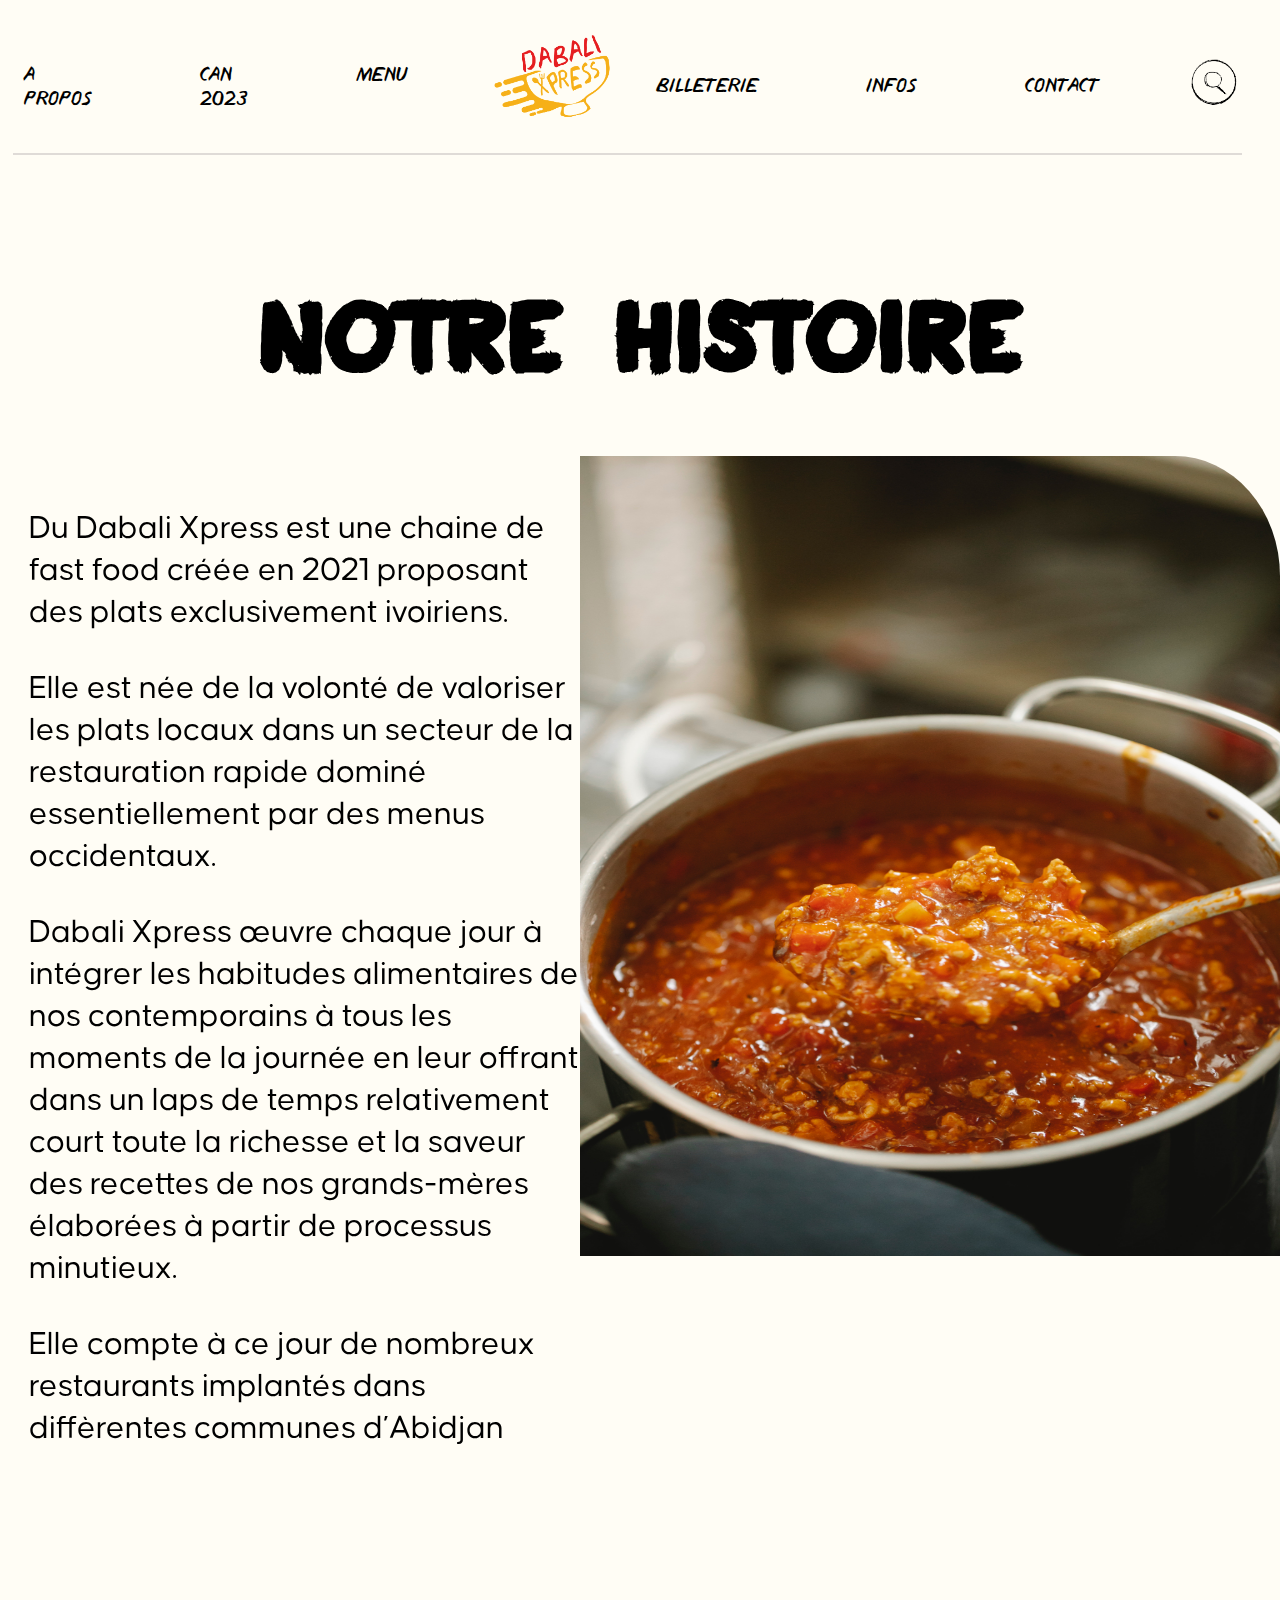
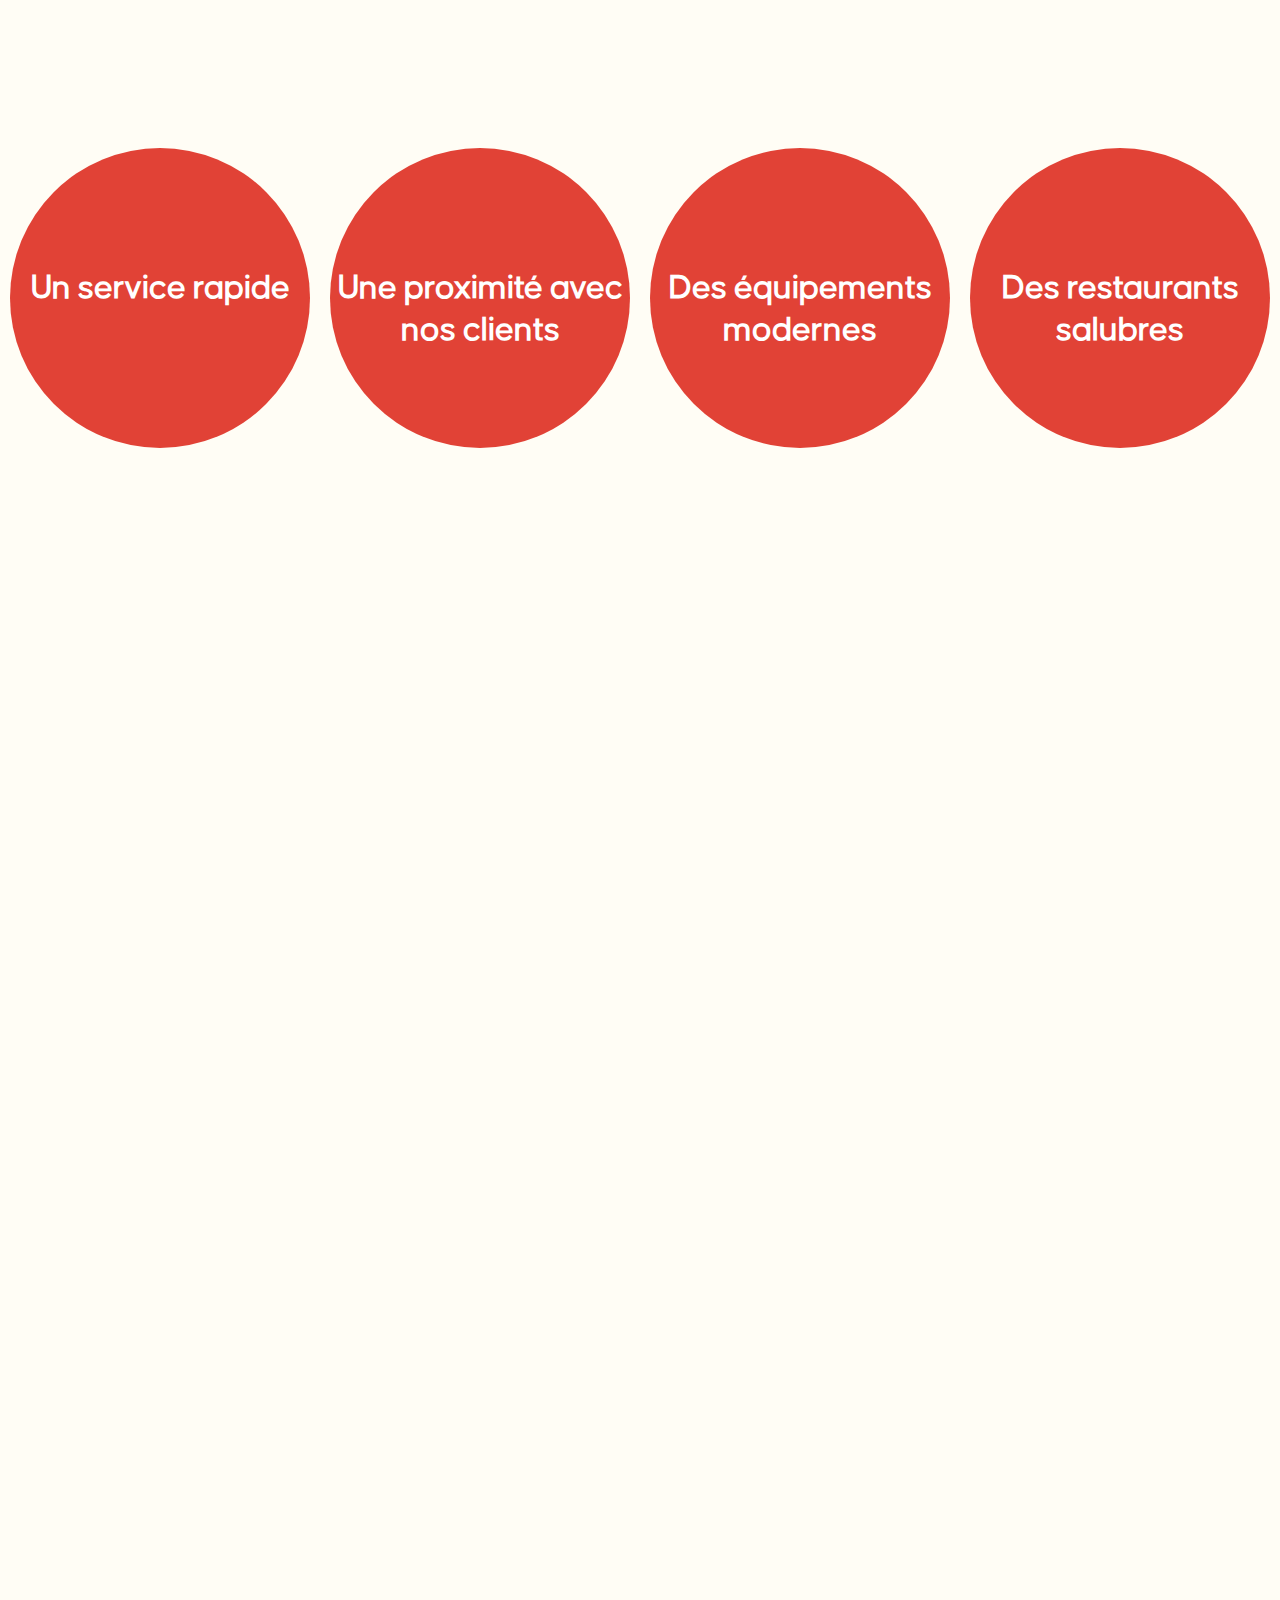
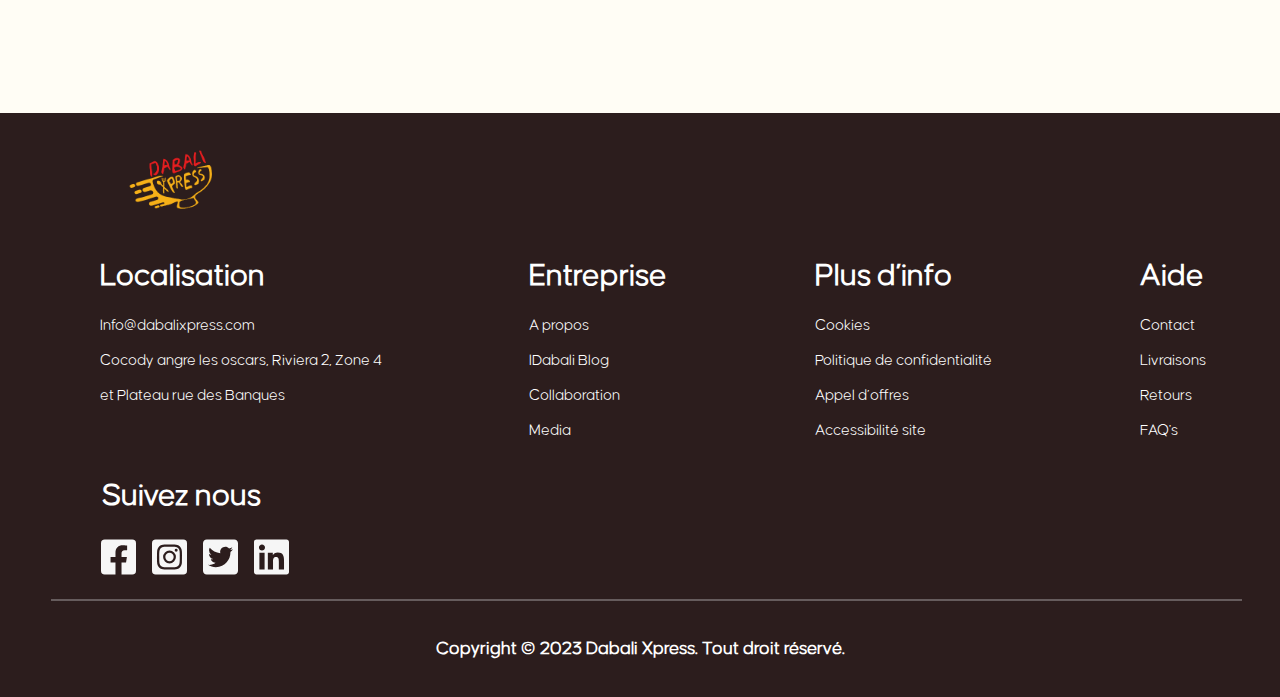
<file: about.html>
<!DOCTYPE html>
<html lang="en">

<head>
    <meta charset="UTF-8">
    <meta name="viewport" content="width=device-width, initial-scale=1.0">
    <title>Document</title>
    <link rel="stylesheet" href="about.css">
    <link href="https://unpkg.com/aos@2.3.1/dist/aos.css" rel="stylesheet">
</head>

<body>
    <header>
        <div class="navbar">
            <div id="gauche">
                <nav>
                    <ul>

                        <li>
                            <a href="#" id="nav">A PROPOS</a>
                        </li>

                        <li>
                            <a href="can.html" id="nav">CAN 2023</a>
                        </li>

                        <li>
                            <a href="menu.html" id="nav">MENU </a>
                        </li>
                    </ul>
                </nav>
            </div>
            <div id="midle">
                <a href="index.html"><img src="IMG/Plan_de_travail_15x.png" alt="" srcset="" height="140"></a>
            </div>
            <div id="droite">
                <nav>
                    <ul>
                        <li>
                            <a href="billet.html" id="nav">billeterie</a>
                        </li>

                        <li>
                            <a href="info.html" id="nav">infos</a>
                        </li>

                        <li>
                            <a href="contact.html" id="nav">Contact</a>
                        </li>
                        <li>
                            <img src="Icon/recherche noir.png" alt="" srcset="" height="50">
                        </li>

                    </ul>
                </nav>
            </div>
        </div>
        <div class="trait" style="background-color: rgb(223, 219, 215);width: 96%;margin-left: 1%;"></div>
    </header>
    <div class="secret">

        <div id="mySidenav" class="sidenav">
            <a id="closeBtn" href="#" class="close">×</a>
            <ul>
                <li><a href="" id="active">A propos</a></li>
                <li><a href="can.html">Can 2023</a></li>
                <li><a href="menu.html">Menu</a></li>
                <li><a href="billet.html">Billeterie</a></li>
                <li><a href="info.html">infos</a></li>
                <li><a href="contact.html">Contact</a></li>
            </ul>
        </div>

        <a href="#" id="openBtn">
            <span class="burger-icon">
                <span></span>
                <span></span>
                <span></span>
            </span>
        </a>

        <script>
            var sidenav = document.getElementById("mySidenav");
            var openBtn = document.getElementById("openBtn");
            var closeBtn = document.getElementById("closeBtn");

            openBtn.onclick = openNav;
            closeBtn.onclick = closeNav;

            /* Set the width of the side navigation to 250px */
            function openNav() {
                sidenav.classList.add("active");
            }

            /* Set the width of the side navigation to 0 */
            function closeNav() {
                sidenav.classList.remove("active");
            }

        </script>
         <div>
            <a href="index.html"><img src="IMG/Plan_de_travail_15x.png" alt="" height="100"></a>
        </div>
    </div>
    <div class="histoire">
        <h1 data-aos="zoom-in">
            NOTRE HISTOIRE
        </h1>
        <div class="can">
            <div class="can1">
                <br>
                <div id="graphe1" data-aos="fade-right" data-aos-duration="1000">
                    <p>
                        Du Dabali Xpress est une chaine de fast food créée  en 2021 proposant des plats exclusivement 

                        ivoiriens. 

 
                    </p>
                    <p>
                        Elle est née de la volonté de valoriser les plats locaux dans un secteur de la restauration 

                        rapide dominé essentiellement par des menus 

                        occidentaux. 
                    </p>
                    <p>
                        Dabali Xpress œuvre chaque jour à intégrer les habitudes alimentaires de nos contemporains à
                        tous les moments de la journée en leur offrant dans un laps de temps relativement court toute la
                        richesse et la saveur des recettes de nos grands-mères élaborées à partir de processus
                        minutieux.
                    </p>
                    <p>
                        Elle compte à ce jour de nombreux restaurants implantés dans diffèrentes communes d’Abidjan 
                    </p>
                    <br>
                    <!-- Le bouton que j'aurais arrangé -->
                </div>
            </div>
            <div class="can2">
                <img src="IMG/Sauce 2.jpg" alt="" height="800px" width="700px">
            </div>

        </div>
    </div>
    <div class="atout">
        <h1 data-aos="zoom-in">
            NOS ATOUTS
        </h1>
        <div class="circle">
            <div class="cercle" >
                <h2>Un service rapide</h2>
            </div>
            <div class="cercle"  >
                <h2>Une proximité avec nos clients</h2>
            </div>
            <div class="cercle" >
                <h2>Des équipements modernes</h2>
            </div>
            <div class="cercle" >
                <h2>Des restaurants salubres</h2>
            </div>
        </div>

    </div>
    <div class="ekip">
        <h1 data-aos="zoom-in">
            NOTRE équipe
        </h1>
        <div class="equipe">
            <div class="tof" data-aos="zoom-in">
                <img src="IMG/DG.jpg" alt="" height="700" >
                <br>
                <h1>OLIVIA AGGRE</h1>
                <p>DG</p>
            </div>
            <div class="tof" data-aos="zoom-in">
                <img src="IMG/DGA.jpg" alt="" height="700">
                <br>
                <h1>ABRAHAM ANOH</h1>
                <p>DGA</p>
            </div>
        </div>
    </div>
    <footer>
        <div class="footlog">
            <br>
            <img src="IMG/Plan_de_travail_15x.png" alt="" srcset="" height="100" style="margin-left: 10%;">
        </div>
        <div class="infofoot">
            <div>
                <h1>Localisation</h1>
                <p>Info@dabalixpress.com</p>
                <p>Cocody angre les oscars, Riviera 2, Zone 4 </p>
                <p>et Plateau rue des Banques </p>
            </div>
            <div>
                <h1>Entreprise</h1>
                <p>A propos</p>
                <p>IDabali Blog</p>
                <p>Collaboration </p>
                <p>Media </p>
            </div>
            <div>
                <h1>Plus d’info</h1>
                <p>Cookies</p>
                <p>Politique de confidentialité</p>
                <p>Appel d’offres </p>
                <p>Accessibilité site </p>
            </div>
            <div>
                <h1>Aide</h1>
                <p>Contact</p>
                <p>Livraisons</p>
                <p>Retours </p>
                <p>FAQ's </p>
            </div>
        </div>
        <div id="follow">
            <h1>Suivez nous</h1>
        </div>
        <div class="svg">
            <svg xmlns="http://www.w3.org/2000/svg" height="40"
                viewBox="0 0 448 512"><!--! Font Awesome Free 6.4.0 by @fontawesome - https://fontawesome.com License - https://fontawesome.com/license (Commercial License) Copyright 2023 Fonticons, Inc. -->
                <style>
                    svg {
                        fill: #f6f6f6
                    }
                </style>
                <path
                    d="M400 32H48A48 48 0 0 0 0 80v352a48 48 0 0 0 48 48h137.25V327.69h-63V256h63v-54.64c0-62.15 37-96.48 93.67-96.48 27.14 0 55.52 4.84 55.52 4.84v61h-31.27c-30.81 0-40.42 19.12-40.42 38.73V256h68.78l-11 71.69h-57.78V480H400a48 48 0 0 0 48-48V80a48 48 0 0 0-48-48z" />
            </svg>
            <svg xmlns="http://www.w3.org/2000/svg" height="40"
                viewBox="0 0 448 512"><!--! Font Awesome Free 6.4.0 by @fontawesome - https://fontawesome.com License - https://fontawesome.com/license (Commercial License) Copyright 2023 Fonticons, Inc. -->
                <style>
                    svg {
                        fill: #f6f6f6
                    }
                </style>
                <path
                    d="M224,202.66A53.34,53.34,0,1,0,277.36,256,53.38,53.38,0,0,0,224,202.66Zm124.71-41a54,54,0,0,0-30.41-30.41c-21-8.29-71-6.43-94.3-6.43s-73.25-1.93-94.31,6.43a54,54,0,0,0-30.41,30.41c-8.28,21-6.43,71.05-6.43,94.33S91,329.26,99.32,350.33a54,54,0,0,0,30.41,30.41c21,8.29,71,6.43,94.31,6.43s73.24,1.93,94.3-6.43a54,54,0,0,0,30.41-30.41c8.35-21,6.43-71.05,6.43-94.33S357.1,182.74,348.75,161.67ZM224,338a82,82,0,1,1,82-82A81.9,81.9,0,0,1,224,338Zm85.38-148.3a19.14,19.14,0,1,1,19.13-19.14A19.1,19.1,0,0,1,309.42,189.74ZM400,32H48A48,48,0,0,0,0,80V432a48,48,0,0,0,48,48H400a48,48,0,0,0,48-48V80A48,48,0,0,0,400,32ZM382.88,322c-1.29,25.63-7.14,48.34-25.85,67s-41.4,24.63-67,25.85c-26.41,1.49-105.59,1.49-132,0-25.63-1.29-48.26-7.15-67-25.85s-24.63-41.42-25.85-67c-1.49-26.42-1.49-105.61,0-132,1.29-25.63,7.07-48.34,25.85-67s41.47-24.56,67-25.78c26.41-1.49,105.59-1.49,132,0,25.63,1.29,48.33,7.15,67,25.85s24.63,41.42,25.85,67.05C384.37,216.44,384.37,295.56,382.88,322Z" />
            </svg>
            <svg xmlns="http://www.w3.org/2000/svg" height="40"
                viewBox="0 0 448 512"><!--! Font Awesome Free 6.4.0 by @fontawesome - https://fontawesome.com License - https://fontawesome.com/license (Commercial License) Copyright 2023 Fonticons, Inc. -->
                <style>
                    svg {
                        fill: #f6f6f6
                    }
                </style>
                <path
                    d="M400 32H48C21.5 32 0 53.5 0 80v352c0 26.5 21.5 48 48 48h352c26.5 0 48-21.5 48-48V80c0-26.5-21.5-48-48-48zm-48.9 158.8c.2 2.8.2 5.7.2 8.5 0 86.7-66 186.6-186.6 186.6-37.2 0-71.7-10.8-100.7-29.4 5.3.6 10.4.8 15.8.8 30.7 0 58.9-10.4 81.4-28-28.8-.6-53-19.5-61.3-45.5 10.1 1.5 19.2 1.5 29.6-1.2-30-6.1-52.5-32.5-52.5-64.4v-.8c8.7 4.9 18.9 7.9 29.6 8.3a65.447 65.447 0 0 1-29.2-54.6c0-12.2 3.2-23.4 8.9-33.1 32.3 39.8 80.8 65.8 135.2 68.6-9.3-44.5 24-80.6 64-80.6 18.9 0 35.9 7.9 47.9 20.7 14.8-2.8 29-8.3 41.6-15.8-4.9 15.2-15.2 28-28.8 36.1 13.2-1.4 26-5.1 37.8-10.2-8.9 13.1-20.1 24.7-32.9 34z" />
            </svg>
            <svg xmlns="http://www.w3.org/2000/svg" height="40"
                viewBox="0 0 448 512"><!--! Font Awesome Free 6.4.0 by @fontawesome - https://fontawesome.com License - https://fontawesome.com/license (Commercial License) Copyright 2023 Fonticons, Inc. -->
                <style>
                    svg {
                        fill: #f6f6f6
                    }
                </style>
                <path
                    d="M416 32H31.9C14.3 32 0 46.5 0 64.3v383.4C0 465.5 14.3 480 31.9 480H416c17.6 0 32-14.5 32-32.3V64.3c0-17.8-14.4-32.3-32-32.3zM135.4 416H69V202.2h66.5V416zm-33.2-243c-21.3 0-38.5-17.3-38.5-38.5S80.9 96 102.2 96c21.2 0 38.5 17.3 38.5 38.5 0 21.3-17.2 38.5-38.5 38.5zm282.1 243h-66.4V312c0-24.8-.5-56.7-34.5-56.7-34.6 0-39.9 27-39.9 54.9V416h-66.4V202.2h63.7v29.2h.9c8.9-16.8 30.6-34.5 62.9-34.5 67.2 0 79.7 44.3 79.7 101.9V416z" />
            </svg>
        </div>
        <br>
        <div class="trait"></div>
        <br>
        <div class="copyright">
            <h3>Copyright © 2023 Dabali Xpress. Tout droit réservé.</h3>
        </div>
        <br>
    </footer>
    <script src="https://unpkg.com/aos@2.3.1/dist/aos.js"></script>
    <script>
        AOS.init();
    </script>
</body>

</html>
</file>
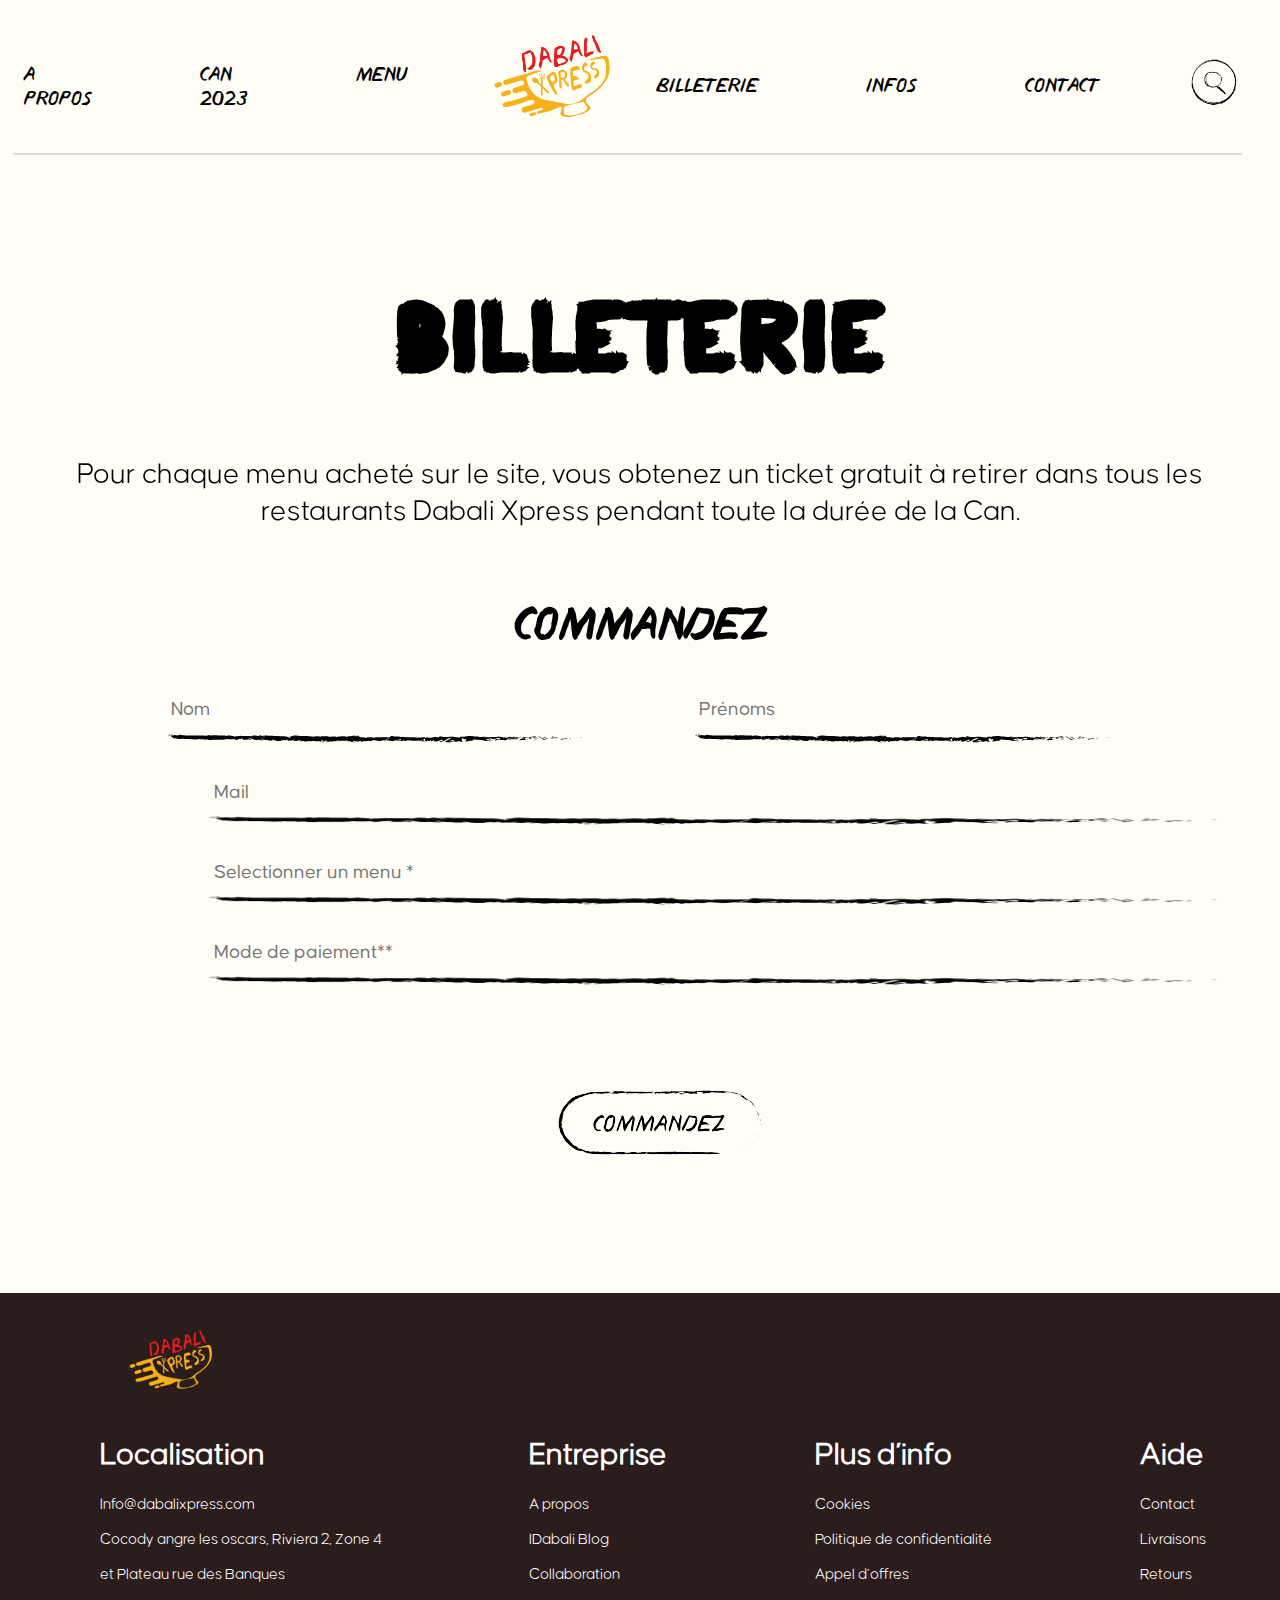
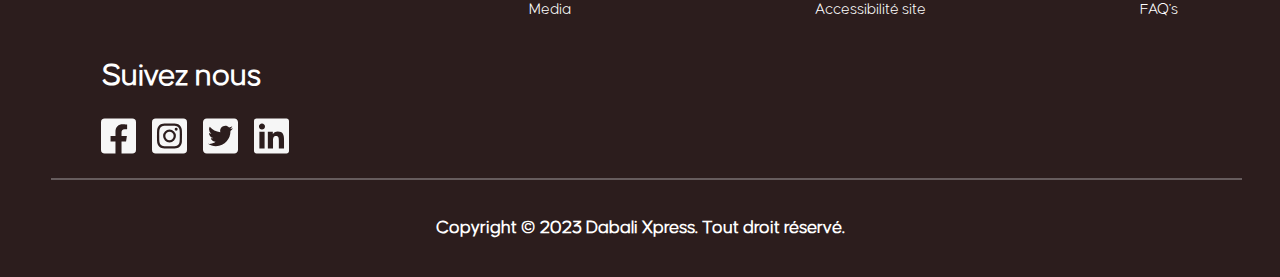
<file: billet.html>
<!DOCTYPE html>
<html lang="en">

<head>
    <meta charset="UTF-8">
    <meta name="viewport" content="width=device-width, initial-scale=1.0">
    <title>Document</title>
    <link rel="stylesheet" href="billet.css">
    <link href="https://unpkg.com/aos@2.3.1/dist/aos.css" rel="stylesheet">
    <link rel="stylesheet" href="https://fonts.googleapis.com/css2?family=Material+Symbols+Outlined:opsz,wght,FILL,GRAD@48,400,0,0" />
<body>
    <header>
        <div class="navbar">
            <div id="gauche">
                <nav>
                    <ul>

                        <li>
                            <a href="about.html" id="nav">A PROPOS</a>
                        </li>

                        <li>
                            <a href="can.html" id="nav">CAN 2023</a>
                        </li>

                        <li>
                            <a href="menu.html" id="nav">MENU </a>
                        </li>
                    </ul>
                </nav>
            </div>
            <div id="midle">
                <a href="index.html"><img src="IMG/Plan_de_travail_15x.png" alt="" srcset="" height="140"></a>
            </div>
            <div id="droite">
                <nav>
                    <ul>
                        <li>
                            <a href="" id="nav">billeterie</a>
                        </li>
                        <li>
                            <a href="info.html" id="nav">infos</a>
                        </li>

                        <li>
                            <a href="contact.html" id="nav">Contact</a>
                        </li>
                        <li>
                            <img src="Icon/recherche noir.png" alt="" srcset="" height="50">
                        </li>
                    </ul>
                </nav>
            </div>
        </div>
        <div class="trait" style="background-color: rgb(223, 219, 215);width: 96%;margin-left: 1%;"></div>
    </header>
    <div class="secret">

        <div id="mySidenav" class="sidenav">
            <a id="closeBtn" href="#" class="close">×</a>
            <ul>
                <li><a href="about.html">A propos</a></li>
                <li><a href="can.html">Can 2023</a></li>
                <li><a href="menu.html">Menu</a></li>
                <li><a href="" id="active">Billeterie</a></li>
                <li><a href="info.html">infos</a></li>
                <li><a href="contact.html">Contact</a></li>
            </ul>
        </div>

        <a href="#" id="openBtn">
            <span class="burger-icon">
                <span></span>
                <span></span>
                <span></span>
            </span>
        </a>

        <script>
            var sidenav = document.getElementById("mySidenav");
            var openBtn = document.getElementById("openBtn");
            var closeBtn = document.getElementById("closeBtn");

            openBtn.onclick = openNav;
            closeBtn.onclick = closeNav;

            /* Set the width of the side navigation to 250px */
            function openNav() {
                sidenav.classList.add("active");
            }

            /* Set the width of the side navigation to 0 */
            function closeNav() {
                sidenav.classList.remove("active");
            }

        </script>
         <div>
            <a href="index.html"><img src="IMG/Plan_de_travail_15x.png" alt="" height="100"></a>
        </div>
    </div>
    <div class="billet">
        <h1 data-aos="zoom-in">
            billeterie
        </h1>
    </div>
    <div class="ticket" data-aos="zoom-in">
        <p> Pour chaque menu acheté sur le site, vous obtenez un ticket gratuit à retirer dans tous les restaurants Dabali Xpress pendant
            toute la durée de la Can.</p>
    </div>
    <div class="comand">
        <h1 data-aos="zoom-in">COMMANDEZ</h1> <br>
        <form action="get" >
            <div class="first">
                <div class="name">
                    <input type="text" placeholder="Nom" style="margin-left: 2%;"> <br>
                    <img src="Icon/Icon 4.1.png" alt="" srcset="">
                </div>
                <div class="name">
                    <input type="text" placeholder="Prénoms" style="margin-left: 2%;"> <br>
                    <img src="Icon/Icon 4.1.png" alt="" srcset="">
                </div>
            </div>
            <div class="name" style="margin-left: 15%; margin-right: 5%;">
                <input type="email" placeholder="Mail" style="margin-left: 2%;"> <br>
                <img src="Icon/Icon 4.1.png" alt="" srcset="" width="1050" height="50">
            </div>
            <div class="name" style="margin-left: 15%; margin-right: 5%;">
                <input type="text" placeholder="Selectionner un menu *" style="margin-left: 2%;"> <br>
                <img src="Icon/Icon 4.1.png" alt="" srcset="" width="1050" height="50" style="position: relative; z-index: 0;">

            </div>
            <div class="name" style="margin-left: 15%; margin-right: 5%;">
                <input type="text" placeholder="Mode de paiement**" style="margin-left: 2%;" width="100">
                  
                   <br>
                <img src="Icon/Icon 4.1.png" alt="" srcset="" width="1050" height="50"> <br>
            </div>
        </form>
    </div>
  
    <div class="choix">
        <img src="Icon/command.png" alt="" class="wow">
    </div>
    
    <footer>
        <div class="footlog">
            <br>
            <img src="IMG/Plan_de_travail_15x.png" alt="" srcset="" height="100" style="margin-left: 10%;">
        </div>
        <div class="infofoot">
            <div>
                <h1>Localisation</h1>
                <p>Info@dabalixpress.com</p>
                <p>Cocody angre les oscars, Riviera 2, Zone 4 </p>
                <p>et Plateau rue des Banques </p>
            </div>
            <div>
                <h1>Entreprise</h1>
                <p>A propos</p>
                <p>IDabali Blog</p>
                <p>Collaboration </p>
                <p>Media </p>
            </div>
            <div>
                <h1>Plus d’info</h1>
                <p>Cookies</p>
                <p>Politique de confidentialité</p>
                <p>Appel d’offres </p>
                <p>Accessibilité site </p>
            </div>
            <div>
                <h1>Aide</h1>
                <p>Contact</p>
                <p>Livraisons</p>
                <p>Retours </p>
                <p>FAQ's </p>
            </div>
        </div>
        <div id="follow">
            <h1>Suivez nous</h1>
        </div>
        <div class="svg">
            <svg xmlns="http://www.w3.org/2000/svg" height="40"
                viewBox="0 0 448 512"><!--! Font Awesome Free 6.4.0 by @fontawesome - https://fontawesome.com License - https://fontawesome.com/license (Commercial License) Copyright 2023 Fonticons, Inc. -->
                <style>
                    svg {
                        fill: #f6f6f6
                    }
                </style>
                <path
                    d="M400 32H48A48 48 0 0 0 0 80v352a48 48 0 0 0 48 48h137.25V327.69h-63V256h63v-54.64c0-62.15 37-96.48 93.67-96.48 27.14 0 55.52 4.84 55.52 4.84v61h-31.27c-30.81 0-40.42 19.12-40.42 38.73V256h68.78l-11 71.69h-57.78V480H400a48 48 0 0 0 48-48V80a48 48 0 0 0-48-48z" />
            </svg>
            <svg xmlns="http://www.w3.org/2000/svg" height="40"
                viewBox="0 0 448 512"><!--! Font Awesome Free 6.4.0 by @fontawesome - https://fontawesome.com License - https://fontawesome.com/license (Commercial License) Copyright 2023 Fonticons, Inc. -->
                <style>
                    svg {
                        fill: #f6f6f6
                    }
                </style>
                <path
                    d="M224,202.66A53.34,53.34,0,1,0,277.36,256,53.38,53.38,0,0,0,224,202.66Zm124.71-41a54,54,0,0,0-30.41-30.41c-21-8.29-71-6.43-94.3-6.43s-73.25-1.93-94.31,6.43a54,54,0,0,0-30.41,30.41c-8.28,21-6.43,71.05-6.43,94.33S91,329.26,99.32,350.33a54,54,0,0,0,30.41,30.41c21,8.29,71,6.43,94.31,6.43s73.24,1.93,94.3-6.43a54,54,0,0,0,30.41-30.41c8.35-21,6.43-71.05,6.43-94.33S357.1,182.74,348.75,161.67ZM224,338a82,82,0,1,1,82-82A81.9,81.9,0,0,1,224,338Zm85.38-148.3a19.14,19.14,0,1,1,19.13-19.14A19.1,19.1,0,0,1,309.42,189.74ZM400,32H48A48,48,0,0,0,0,80V432a48,48,0,0,0,48,48H400a48,48,0,0,0,48-48V80A48,48,0,0,0,400,32ZM382.88,322c-1.29,25.63-7.14,48.34-25.85,67s-41.4,24.63-67,25.85c-26.41,1.49-105.59,1.49-132,0-25.63-1.29-48.26-7.15-67-25.85s-24.63-41.42-25.85-67c-1.49-26.42-1.49-105.61,0-132,1.29-25.63,7.07-48.34,25.85-67s41.47-24.56,67-25.78c26.41-1.49,105.59-1.49,132,0,25.63,1.29,48.33,7.15,67,25.85s24.63,41.42,25.85,67.05C384.37,216.44,384.37,295.56,382.88,322Z" />
            </svg>
            <svg xmlns="http://www.w3.org/2000/svg" height="40"
                viewBox="0 0 448 512"><!--! Font Awesome Free 6.4.0 by @fontawesome - https://fontawesome.com License - https://fontawesome.com/license (Commercial License) Copyright 2023 Fonticons, Inc. -->
                <style>
                    svg {
                        fill: #f6f6f6
                    }
                </style>
                <path
                    d="M400 32H48C21.5 32 0 53.5 0 80v352c0 26.5 21.5 48 48 48h352c26.5 0 48-21.5 48-48V80c0-26.5-21.5-48-48-48zm-48.9 158.8c.2 2.8.2 5.7.2 8.5 0 86.7-66 186.6-186.6 186.6-37.2 0-71.7-10.8-100.7-29.4 5.3.6 10.4.8 15.8.8 30.7 0 58.9-10.4 81.4-28-28.8-.6-53-19.5-61.3-45.5 10.1 1.5 19.2 1.5 29.6-1.2-30-6.1-52.5-32.5-52.5-64.4v-.8c8.7 4.9 18.9 7.9 29.6 8.3a65.447 65.447 0 0 1-29.2-54.6c0-12.2 3.2-23.4 8.9-33.1 32.3 39.8 80.8 65.8 135.2 68.6-9.3-44.5 24-80.6 64-80.6 18.9 0 35.9 7.9 47.9 20.7 14.8-2.8 29-8.3 41.6-15.8-4.9 15.2-15.2 28-28.8 36.1 13.2-1.4 26-5.1 37.8-10.2-8.9 13.1-20.1 24.7-32.9 34z" />
            </svg>
            <svg xmlns="http://www.w3.org/2000/svg" height="40"
                viewBox="0 0 448 512"><!--! Font Awesome Free 6.4.0 by @fontawesome - https://fontawesome.com License - https://fontawesome.com/license (Commercial License) Copyright 2023 Fonticons, Inc. -->
                <style>
                    svg {
                        fill: #f6f6f6
                    }
                </style>
                <path
                    d="M416 32H31.9C14.3 32 0 46.5 0 64.3v383.4C0 465.5 14.3 480 31.9 480H416c17.6 0 32-14.5 32-32.3V64.3c0-17.8-14.4-32.3-32-32.3zM135.4 416H69V202.2h66.5V416zm-33.2-243c-21.3 0-38.5-17.3-38.5-38.5S80.9 96 102.2 96c21.2 0 38.5 17.3 38.5 38.5 0 21.3-17.2 38.5-38.5 38.5zm282.1 243h-66.4V312c0-24.8-.5-56.7-34.5-56.7-34.6 0-39.9 27-39.9 54.9V416h-66.4V202.2h63.7v29.2h.9c8.9-16.8 30.6-34.5 62.9-34.5 67.2 0 79.7 44.3 79.7 101.9V416z" />
            </svg>
        </div>
        <br>
        <div class="trait"></div>
        <br>
        <div class="copyright">
            <h3>Copyright © 2023 Dabali Xpress. Tout droit réservé.</h3>
        </div>
        <br>
    </footer>
    <script src="https://unpkg.com/aos@2.3.1/dist/aos.js"></script>
    <script>
        AOS.init();
    </script>
</body>

</html>
</file>
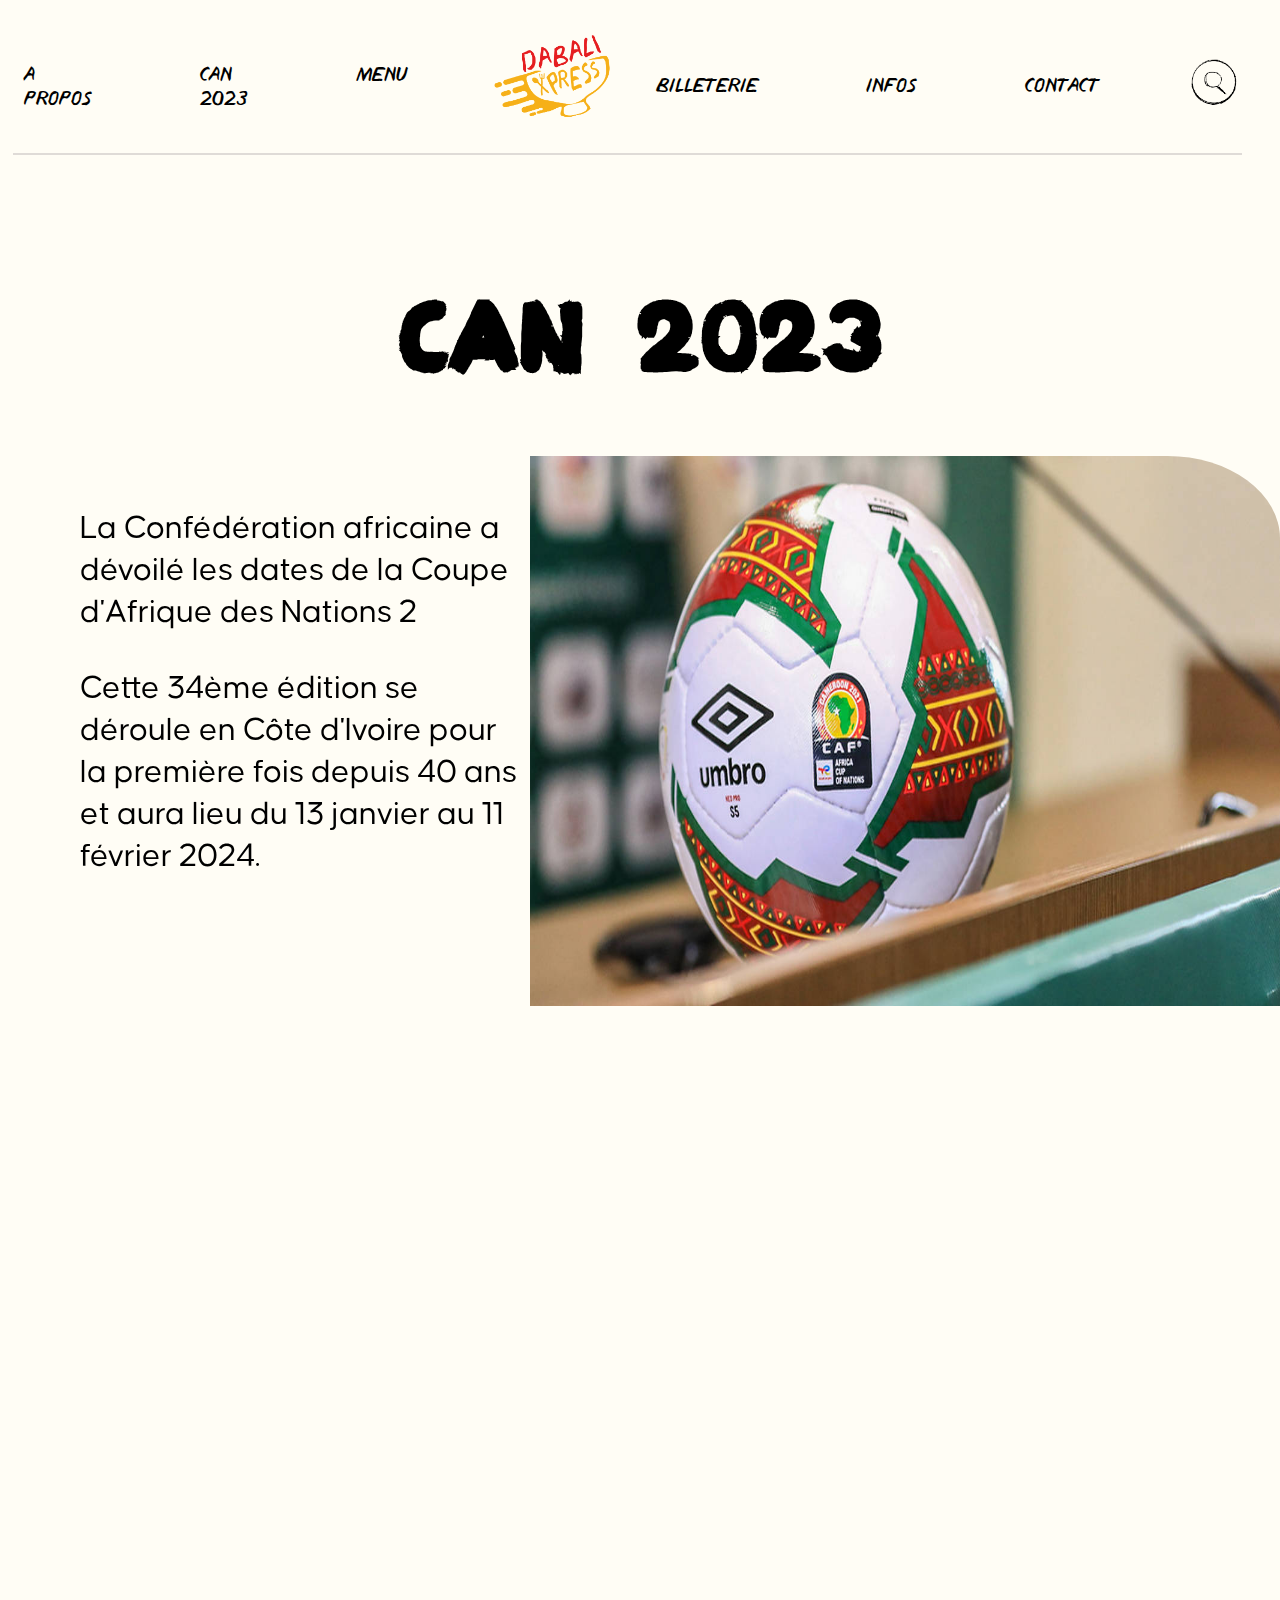
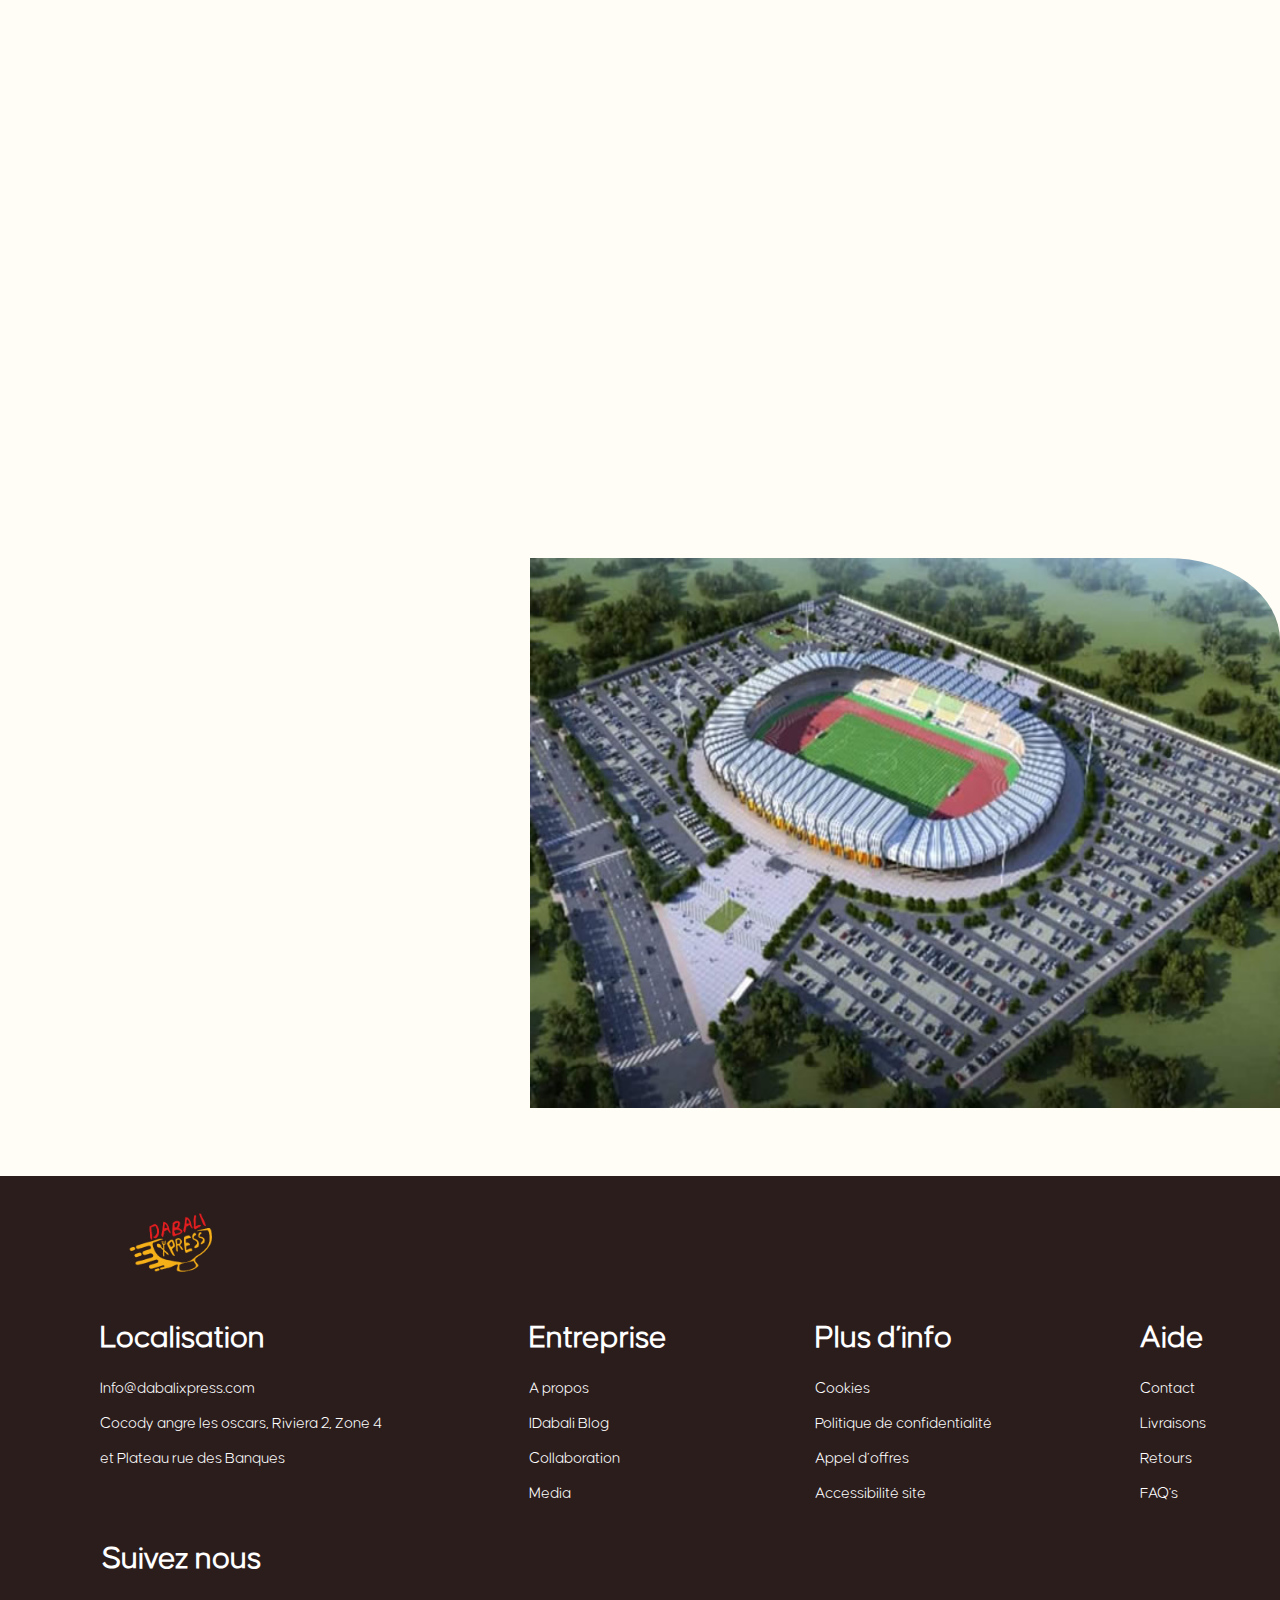
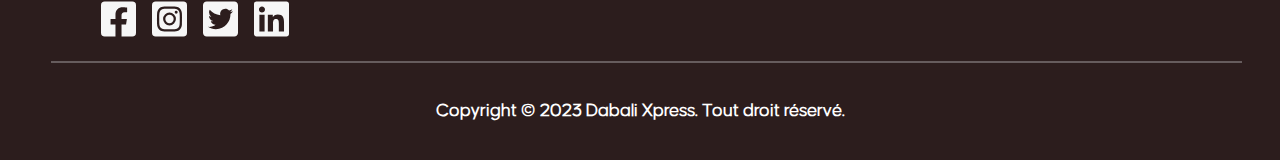
<file: can.html>
<!DOCTYPE html>
<html lang="en">

<head>
    <meta charset="UTF-8">
    <meta name="viewport" content="width=device-width, initial-scale=1.0">
    <title>Document</title>
    <link rel="stylesheet" href="can.css">
    <link href="https://unpkg.com/aos@2.3.1/dist/aos.css" rel="stylesheet">
    
</head>

<body>
    <header>
        <div class="navbar">
            <div id="gauche">
                <nav>
                    <ul>

                        <li>
                            <a href="about.html" id="nav">A PROPOS</a>
                        </li>

                        <li>
                            <a href="#" id="nav">CAN 2023</a>
                        </li>

                        <li>
                            <a href="menu.html" id="nav">MENU </a>
                        </li>
                    </ul>
                </nav>
            </div>
            <div id="midle">
                <a href="index.html"><img src="IMG/Plan_de_travail_15x.png" alt="" srcset="" height="140"></a>
            </div>
            <div id="droite">
                <nav>
                    <ul>
                        <li>
                            <a href="billet.html" id="nav">billeterie</a>
                        </li>
                        <li>
                            <a href="info.html" id="nav">infos</a>
                        </li>

                        <li>
                            <a href="contact.html" id="nav">Contact</a>
                        </li>
                        <li>
                            <img src="Icon/recherche noir.png" alt="" srcset="" height="50">
                        </li>
                    </ul>
                </nav>
            </div>
        </div>
        <div class="trait" style="background-color: rgb(223, 219, 215);width: 96%;margin-left: 1%;"></div>
    </header>
    <div class="secret">

        <div id="mySidenav" class="sidenav">
            <a id="closeBtn" href="#" class="close">×</a>
            <ul>
                <li><a href="about.html">A propos</a></li>
                <li><a href="" id="active">Can 2023</a></li>
                <li><a href="menu.html">Menu</a></li>
                <li><a href="billet.html">Billeterie</a></li>
                <li><a href="info.html">infos</a></li>
                <li><a href="contact.html">Contact</a></li>
            </ul>
        </div>

        <a href="#" id="openBtn">
            <span class="burger-icon">
                <span></span>
                <span></span>
                <span></span>
            </span>
        </a>

        <script>
            var sidenav = document.getElementById("mySidenav");
            var openBtn = document.getElementById("openBtn");
            var closeBtn = document.getElementById("closeBtn");

            openBtn.onclick = openNav;
            closeBtn.onclick = closeNav;

            /* Set the width of the side navigation to 250px */
            function openNav() {
                sidenav.classList.add("active");
            }

            /* Set the width of the side navigation to 0 */
            function closeNav() {
                sidenav.classList.remove("active");
            }

        </script>
         <div>
            <a href="index.html"><img src="IMG/Plan_de_travail_15x.png" alt="" height="100"></a>
        </div>
    </div>
    <div class="histoire" data-aos="zoom-in">
        <h1>
            CAN 2023
        </h1>
        <div class="can">
            <div class="can1">
                <br>
                <div id="graphe1" data-aos="fade-right">
                    <p>
                        La Confédération africaine a dévoilé les dates de la Coupe d'Afrique des Nations 2
                    </p>
                    <p>
                        Cette 34ème édition se déroule en Côte d'Ivoire pour la première fois depuis 40 ans et aura lieu
                        du 13 janvier au 11 février 2024.
                    </p>

                    <br>
                    <!-- Le bouton que j'aurais arrangé -->
                </div>
            </div>
            <div class="can2">
                <img src="IMG/Ballon can.jpg" alt="" height="550px" width="750px" >
            </div>
        </div>
    </div>
    <div class="ville" >
        <h1 data-aos="zoom-in">
            ville hôtes
        </h1>
        <div class="list">
            <div data-aos="fade-right" data-aos-duration="1200">
                <img src="IMG/abj.jpg" alt="" srcset="" height="200" width="200"> <br>
                <h1 style="font-family: Caustrong;">Abidjan</h1>

            </div>
            <div data-aos="fade-right" data-aos-duration="1400">
                <img src="IMG/Yamoussoukro.jpg" alt="" srcset="" height="200" width="200"> <br>
                <h1 style="font-family: Caustrong;">Yamoussoukro</h1>

            </div>
            <div data-aos="fade-right" data-aos-duration="1600">
                <img src="IMG/bouake.jpg" alt="" srcset="" height="200" width="200"> <br>
                <h1 style="font-family: Caustrong;">Bouaké</h1>

            </div>
            <div data-aos="fade-right" data-aos-duration="1800">
                <img src="IMG/sp.jpeg" alt="" srcset="" height="200" width="200"> <br>
                <h1 style="font-family: Caustrong;">San Pedro</h1>

            </div>
            <div data-aos="fade-right" data-aos-duration="2000">
                <img src="IMG/korhogo.jpeg" alt="" srcset="" height="200" width="200"> <br>
                <h1 style="font-family: Caustrong;">Korhogo</h1>

            </div>
        </div>
    </div>
    <div class="pays">
        <h1 data-aos="zoom-in">
            PAYS PARTICIPANT
        </h1>
        <div class="team" data-aos="zoom-in-up">
            <h1>
                Côte d’ivoire, Senegal,
                Mali,
                Nigeria,
                Guinee-bissau,
                Burkina faso,
                Cap-vert,
                Guinee,
                Algerie,
                Guinee equatoriale,
                Afrique du sud, Zambie,
                Maroc,
                Egypte,
                Tunisie
            </h1>
        </div>
    </div>
    <div class="histoire">
        <h1 data-aos="zoom-in">
            billeterie
        </h1>
        <div class="can">
            <div class="can1">
                <br>
                <div id="graphe1"data-aos="fade-right" >
                    <p>
                        Pour chaque menu acheté sur le site, vous obtenez un ticket gratuit à retirer dans tous les restaurants Dabali Xpress pendant
                        toute la durée de la Can.
                    </p>
                    <br>
                    <svg xmlns="http://www.w3.org/2000/svg" style="display: none;">
                        <defs>
                            <symbol id="arrow" viewBox="0 0 100 100">
                                <path d="M12.5 45.83h64.58v8.33H12.5z" />
                                <path d="M59.17 77.92l-5.84-5.84L75.43 50l-22.1-22.08 5.84-5.84L87.07 50z" />
                            </symbol>
                        </defs>
                    </svg>
                    <div class="content">
    
                        <a href="billet.html" class="plus">
                            Achetez un ticket
                            <span>
                                <svg>
                                    <use xlink:href="#arrow" href="#arrow"></use>
                                </svg>
                            </span>
                        </a>
                        <br>
                    </div>
                </div>
            </div>
            <div class="can2">
                <img src="IMG/Stade 2.jpg" alt="" height="550px" width="750px" >
            </div>
        </div>
    </div>
    <footer>
        <div class="footlog">
            <br>
            <img src="IMG/Plan_de_travail_15x.png" alt="" srcset="" height="100" style="margin-left: 10%;">
        </div>
        <div class="infofoot">
            <div>
                <h1>Localisation</h1>
                <p>Info@dabalixpress.com</p>
                <p>Cocody angre les oscars, Riviera 2, Zone 4 </p>
                <p>et Plateau rue des Banques </p>
            </div>
            <div>
                <h1>Entreprise</h1>
                <p>A propos</p>
                <p>IDabali Blog</p>
                <p>Collaboration </p>
                <p>Media </p>
            </div>
            <div>
                <h1>Plus d’info</h1>
                <p>Cookies</p>
                <p>Politique de confidentialité</p>
                <p>Appel d’offres </p>
                <p>Accessibilité site </p>
            </div>
            <div>
                <h1>Aide</h1>
                <p>Contact</p>
                <p>Livraisons</p>
                <p>Retours </p>
                <p>FAQ's </p>
            </div>
        </div>
        <div id="follow">
            <h1>Suivez nous</h1>
        </div>
        <div class="svg">
            <svg xmlns="http://www.w3.org/2000/svg" height="40"
                viewBox="0 0 448 512"><!--! Font Awesome Free 6.4.0 by @fontawesome - https://fontawesome.com License - https://fontawesome.com/license (Commercial License) Copyright 2023 Fonticons, Inc. -->
                <style>
                    svg {
                        fill: #f6f6f6
                    }
                </style>
                <path
                    d="M400 32H48A48 48 0 0 0 0 80v352a48 48 0 0 0 48 48h137.25V327.69h-63V256h63v-54.64c0-62.15 37-96.48 93.67-96.48 27.14 0 55.52 4.84 55.52 4.84v61h-31.27c-30.81 0-40.42 19.12-40.42 38.73V256h68.78l-11 71.69h-57.78V480H400a48 48 0 0 0 48-48V80a48 48 0 0 0-48-48z" />
            </svg>
            <svg xmlns="http://www.w3.org/2000/svg" height="40"
                viewBox="0 0 448 512"><!--! Font Awesome Free 6.4.0 by @fontawesome - https://fontawesome.com License - https://fontawesome.com/license (Commercial License) Copyright 2023 Fonticons, Inc. -->
                <style>
                    svg {
                        fill: #f6f6f6
                    }
                </style>
                <path
                    d="M224,202.66A53.34,53.34,0,1,0,277.36,256,53.38,53.38,0,0,0,224,202.66Zm124.71-41a54,54,0,0,0-30.41-30.41c-21-8.29-71-6.43-94.3-6.43s-73.25-1.93-94.31,6.43a54,54,0,0,0-30.41,30.41c-8.28,21-6.43,71.05-6.43,94.33S91,329.26,99.32,350.33a54,54,0,0,0,30.41,30.41c21,8.29,71,6.43,94.31,6.43s73.24,1.93,94.3-6.43a54,54,0,0,0,30.41-30.41c8.35-21,6.43-71.05,6.43-94.33S357.1,182.74,348.75,161.67ZM224,338a82,82,0,1,1,82-82A81.9,81.9,0,0,1,224,338Zm85.38-148.3a19.14,19.14,0,1,1,19.13-19.14A19.1,19.1,0,0,1,309.42,189.74ZM400,32H48A48,48,0,0,0,0,80V432a48,48,0,0,0,48,48H400a48,48,0,0,0,48-48V80A48,48,0,0,0,400,32ZM382.88,322c-1.29,25.63-7.14,48.34-25.85,67s-41.4,24.63-67,25.85c-26.41,1.49-105.59,1.49-132,0-25.63-1.29-48.26-7.15-67-25.85s-24.63-41.42-25.85-67c-1.49-26.42-1.49-105.61,0-132,1.29-25.63,7.07-48.34,25.85-67s41.47-24.56,67-25.78c26.41-1.49,105.59-1.49,132,0,25.63,1.29,48.33,7.15,67,25.85s24.63,41.42,25.85,67.05C384.37,216.44,384.37,295.56,382.88,322Z" />
            </svg>
            <svg xmlns="http://www.w3.org/2000/svg" height="40"
                viewBox="0 0 448 512"><!--! Font Awesome Free 6.4.0 by @fontawesome - https://fontawesome.com License - https://fontawesome.com/license (Commercial License) Copyright 2023 Fonticons, Inc. -->
                <style>
                    svg {
                        fill: #f6f6f6
                    }
                </style>
                <path
                    d="M400 32H48C21.5 32 0 53.5 0 80v352c0 26.5 21.5 48 48 48h352c26.5 0 48-21.5 48-48V80c0-26.5-21.5-48-48-48zm-48.9 158.8c.2 2.8.2 5.7.2 8.5 0 86.7-66 186.6-186.6 186.6-37.2 0-71.7-10.8-100.7-29.4 5.3.6 10.4.8 15.8.8 30.7 0 58.9-10.4 81.4-28-28.8-.6-53-19.5-61.3-45.5 10.1 1.5 19.2 1.5 29.6-1.2-30-6.1-52.5-32.5-52.5-64.4v-.8c8.7 4.9 18.9 7.9 29.6 8.3a65.447 65.447 0 0 1-29.2-54.6c0-12.2 3.2-23.4 8.9-33.1 32.3 39.8 80.8 65.8 135.2 68.6-9.3-44.5 24-80.6 64-80.6 18.9 0 35.9 7.9 47.9 20.7 14.8-2.8 29-8.3 41.6-15.8-4.9 15.2-15.2 28-28.8 36.1 13.2-1.4 26-5.1 37.8-10.2-8.9 13.1-20.1 24.7-32.9 34z" />
            </svg>
            <svg xmlns="http://www.w3.org/2000/svg" height="40"
                viewBox="0 0 448 512"><!--! Font Awesome Free 6.4.0 by @fontawesome - https://fontawesome.com License - https://fontawesome.com/license (Commercial License) Copyright 2023 Fonticons, Inc. -->
                <style>
                    svg {
                        fill: #f6f6f6
                    }
                </style>
                <path
                    d="M416 32H31.9C14.3 32 0 46.5 0 64.3v383.4C0 465.5 14.3 480 31.9 480H416c17.6 0 32-14.5 32-32.3V64.3c0-17.8-14.4-32.3-32-32.3zM135.4 416H69V202.2h66.5V416zm-33.2-243c-21.3 0-38.5-17.3-38.5-38.5S80.9 96 102.2 96c21.2 0 38.5 17.3 38.5 38.5 0 21.3-17.2 38.5-38.5 38.5zm282.1 243h-66.4V312c0-24.8-.5-56.7-34.5-56.7-34.6 0-39.9 27-39.9 54.9V416h-66.4V202.2h63.7v29.2h.9c8.9-16.8 30.6-34.5 62.9-34.5 67.2 0 79.7 44.3 79.7 101.9V416z" />
            </svg>
        </div>
        <br>
        <div class="trait"></div>
        <br>
        <div class="copyright">
            <h3>Copyright © 2023 Dabali Xpress. Tout droit réservé.</h3>
        </div>
        <br>
    </footer>
    <script src="https://unpkg.com/aos@2.3.1/dist/aos.js"></script>
    <script>
        AOS.init();
    </script>
</body>

</html>
</file>
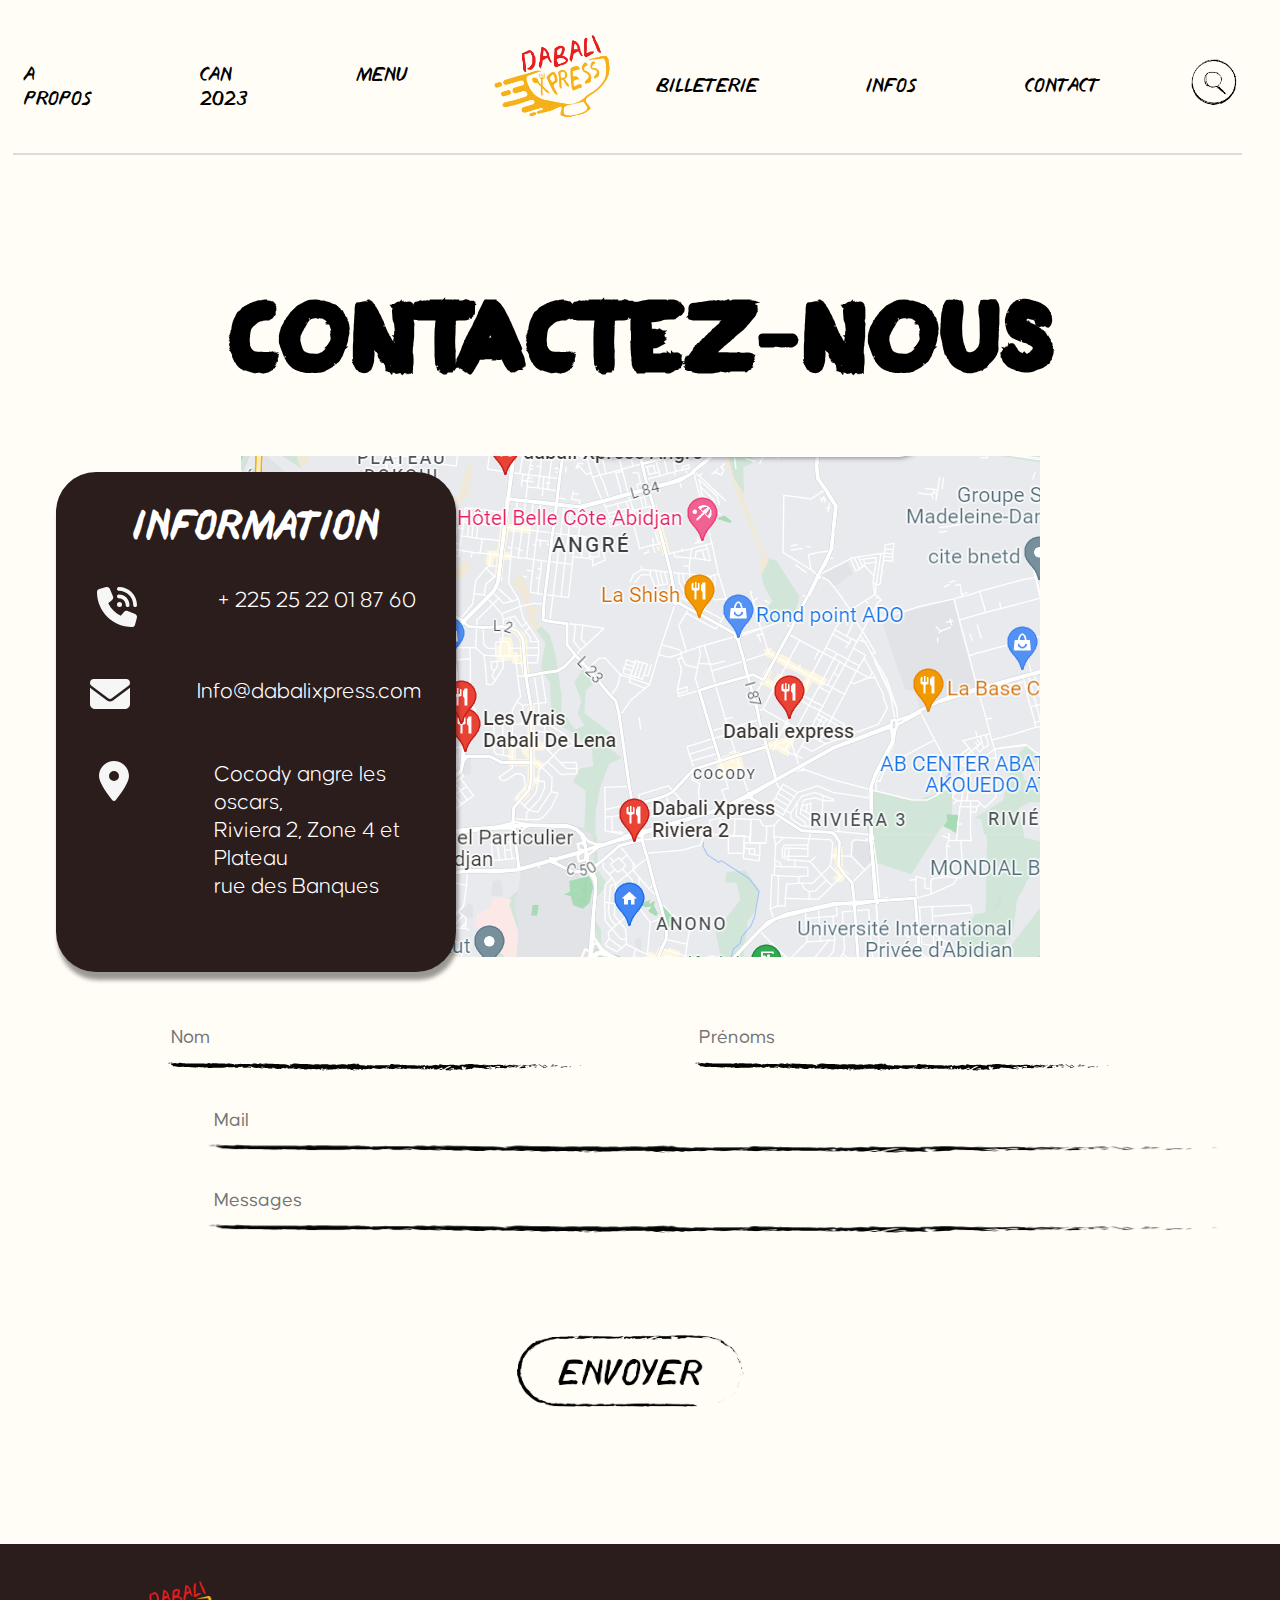
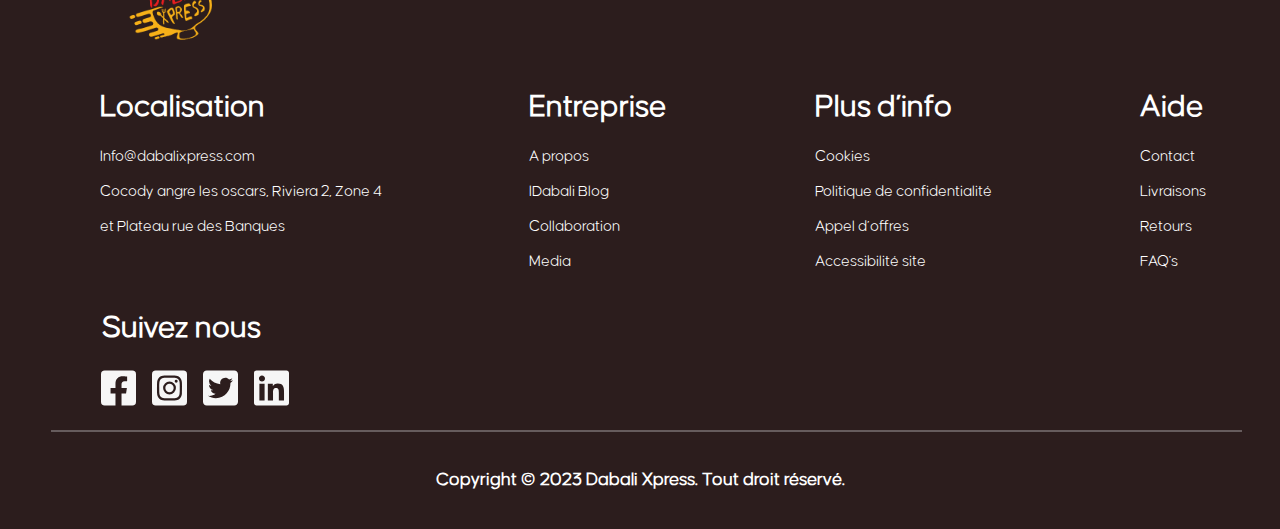
<file: contact.html>
<!DOCTYPE html>
<html lang="en">

<head>
    <meta charset="UTF-8">
    <meta name="viewport" content="width=device-width, initial-scale=1.0">
    <title>Document</title>
    <link rel="stylesheet" href="contact.css">
</head>

<body>
    <header>
        <div class="navbar">
            <div id="gauche">
                <nav>
                    <ul>

                        <li>
                            <a href="about.html" id="nav">A PROPOS</a>
                        </li>

                        <li>
                            <a href="can.html" id="nav">CAN 2023</a>
                        </li>

                        <li>
                            <a href="menu.html" id="nav">MENU </a>
                        </li>
                    </ul>
                </nav>
            </div>
            <div id="midle">
                <a href="index.html"><img src="IMG/Plan_de_travail_15x.png" alt="" srcset="" height="140"></a>
            </div>
            <div id="droite">
                <nav>
                    <ul>
                        <li>
                            <a href="billet.html" id="nav">billeterie</a>
                        </li>
                        <li>
                            <a href="info.html" id="nav">infos</a>
                        </li>

                        <li>
                            <a href="#" id="nav">Contact</a>
                        </li>
                        <li>
                            <img src="Icon/recherche noir.png" alt="" srcset="" height="50">
                        </li>
                    </ul>
                </nav>
            </div>
        </div>
        <div class="trait" style="background-color: rgb(223, 219, 215);width: 96%;margin-left: 1%;"></div>
    </header>
    <div class="secret">

        <div id="mySidenav" class="sidenav">
            <a id="closeBtn" href="#" class="close">×</a>
            <ul>
                <li><a href="about.html">A propos</a></li>
                <li><a href="can.html">Can 2023</a></li>
                <li><a href="menu.html">Menu</a></li>
                <li><a href="billet.html">Billeterie</a></li>
                <li><a href="info.html">infos</a></li>
                <li><a href="" id="active">Contact</a></li>
            </ul>
        </div>

        <a href="#" id="openBtn">
            <span class="burger-icon">
                <span></span>
                <span></span>
                <span></span>
            </span>
        </a>

        <script>
            var sidenav = document.getElementById("mySidenav");
            var openBtn = document.getElementById("openBtn");
            var closeBtn = document.getElementById("closeBtn");

            openBtn.onclick = openNav;
            closeBtn.onclick = closeNav;

            /* Set the width of the side navigation to 250px */
            function openNav() {
                sidenav.classList.add("active");
            }

            /* Set the width of the side navigation to 0 */
            function closeNav() {
                sidenav.classList.remove("active");
            }

        </script>
         <div>
          <a href="index.html"><img src="IMG/Plan_de_travail_15x.png" alt="" height="100"></a>  
        </div>
    </div>
    <h1 class="nous">
        contactez-nous
    </h1>
    <div class="info">
        <div class="rond">
            <h1 style="font-family: Yolele;font-size: 40px; margin-left: 5%;margin-right: 5%;text-align: center;">
                information</h1>
            <div class="contact">
                <div>
                    <svg xmlns="http://www.w3.org/2000/svg" height="2em"
                        viewBox="0 0 512 512"><!--! Font Awesome Free 6.4.0 by @fontawesome - https://fontawesome.com License - https://fontawesome.com/license (Commercial License) Copyright 2023 Fonticons, Inc. -->
                        <style>
                            svg {
                                fill: #ffffff
                            }
                        </style>
                        <path
                            d="M280 0C408.1 0 512 103.9 512 232c0 13.3-10.7 24-24 24s-24-10.7-24-24c0-101.6-82.4-184-184-184c-13.3 0-24-10.7-24-24s10.7-24 24-24zm8 192a32 32 0 1 1 0 64 32 32 0 1 1 0-64zm-32-72c0-13.3 10.7-24 24-24c75.1 0 136 60.9 136 136c0 13.3-10.7 24-24 24s-24-10.7-24-24c0-48.6-39.4-88-88-88c-13.3 0-24-10.7-24-24zM117.5 1.4c19.4-5.3 39.7 4.6 47.4 23.2l40 96c6.8 16.3 2.1 35.2-11.6 46.3L144 207.3c33.3 70.4 90.3 127.4 160.7 160.7L345 318.7c11.2-13.7 30-18.4 46.3-11.6l96 40c18.6 7.7 28.5 28 23.2 47.4l-24 88C481.8 499.9 466 512 448 512C200.6 512 0 311.4 0 64C0 46 12.1 30.2 29.5 25.4l88-24z" />
                    </svg>
                </div>
                <div style="font-size: 23px;">
                    + 225 25 22 01 87 60
                </div>
            </div>
            <div class="contact">
                <div>
                    <svg xmlns="http://www.w3.org/2000/svg" height="2em"
                        viewBox="0 0 512 512"><!--! Font Awesome Free 6.4.0 by @fontawesome - https://fontawesome.com License - https://fontawesome.com/license (Commercial License) Copyright 2023 Fonticons, Inc. -->
                        <style>
                            svg {
                                fill: #ffffff
                            }
                        </style>
                        <path
                            d="M48 64C21.5 64 0 85.5 0 112c0 15.1 7.1 29.3 19.2 38.4L236.8 313.6c11.4 8.5 27 8.5 38.4 0L492.8 150.4c12.1-9.1 19.2-23.3 19.2-38.4c0-26.5-21.5-48-48-48H48zM0 176V384c0 35.3 28.7 64 64 64H448c35.3 0 64-28.7 64-64V176L294.4 339.2c-22.8 17.1-54 17.1-76.8 0L0 176z" />
                    </svg>
                </div>
                <div style="font-size: 23px;margin-top: 1%;">
                    Info@dabalixpress.com
                </div>
            </div>
            <div class="contact">
                <div>
                    <svg xmlns="http://www.w3.org/2000/svg" height="2em"
                        viewBox="0 0 384 512"><!--! Font Awesome Free 6.4.0 by @fontawesome - https://fontawesome.com License - https://fontawesome.com/license (Commercial License) Copyright 2023 Fonticons, Inc. -->
                        <style>
                            svg {
                                fill: #ffffff
                            }
                        </style>
                        <path
                            d="M215.7 499.2C267 435 384 279.4 384 192C384 86 298 0 192 0S0 86 0 192c0 87.4 117 243 168.3 307.2c12.3 15.3 35.1 15.3 47.4 0zM192 128a64 64 0 1 1 0 128 64 64 0 1 1 0-128z" />
                    </svg>
                </div>
                <div style="width: 200px;font-size: 23px;">
                    Cocody angre les oscars, <br>
                    Riviera 2, Zone 4 et Plateau <br>
                    rue des Banques
                </div>
            </div>
        </div>
        <div class="map">
            <img src="IMG/Map.png" alt="" srcset="">
        </div>
    </div>
    <div class="comand">
      
        <form action="get">
            <div class="first">
                <div class="name">
                    <input type="text" placeholder="Nom" style="margin-left: 2%;"> <br>
                    <img src="Icon/Icon 4.1.png" alt="" srcset="">
                </div>
                <div class="name">
                    <input type="text" placeholder="Prénoms" style="margin-left: 2%;"> <br>
                    <img src="Icon/Icon 4.1.png" alt="" srcset="">
                </div>
            </div>
            <div class="name" style="margin-left: 15%; margin-right: 5%;">
                <input type="email" placeholder="Mail" style="margin-left: 2%;"> <br>
                <img src="Icon/Icon 4.1.png" alt="" srcset="" width="1050" height="50">
            </div>
            
            <div class="name" style="margin-left: 15%; margin-right: 5%;">
                <input type="text" placeholder="Messages" style="margin-left: 2%;"> <br>
                <img src="Icon/Icon 4.1.png" alt="" srcset="" width="1050" height="50"> <br>
            </div>
        </form>
    </div>
    <img src="Icon/envoyer.png" alt="" height="80" class="envoie" >
    <footer>
        <div class="footlog">
            <br>
            <img src="IMG/Plan_de_travail_15x.png" alt="" srcset="" height="100" style="margin-left: 10%;">
        </div>
        <div class="infofoot">
            <div>
                <h1>Localisation</h1>
                <p>Info@dabalixpress.com</p>
                <p>Cocody angre les oscars, Riviera 2, Zone 4 </p>
                <p>et Plateau rue des Banques </p>
            </div>
            <div>
                <h1>Entreprise</h1>
                <p>A propos</p>
                <p>IDabali Blog</p>
                <p>Collaboration </p>
                <p>Media </p>
            </div>
            <div>
                <h1>Plus d’info</h1>
                <p>Cookies</p>
                <p>Politique de confidentialité</p>
                <p>Appel d’offres </p>
                <p>Accessibilité site </p>
            </div>
            <div>
                <h1>Aide</h1>
                <p>Contact</p>
                <p>Livraisons</p>
                <p>Retours </p>
                <p>FAQ's </p>
            </div>
        </div>
        <div id="follow">
            <h1>Suivez nous</h1>
        </div>
        <div class="svg">
            <svg xmlns="http://www.w3.org/2000/svg" height="40"
                viewBox="0 0 448 512"><!--! Font Awesome Free 6.4.0 by @fontawesome - https://fontawesome.com License - https://fontawesome.com/license (Commercial License) Copyright 2023 Fonticons, Inc. -->
                <style>
                    svg {
                        fill: #f6f6f6
                    }
                </style>
                <path
                    d="M400 32H48A48 48 0 0 0 0 80v352a48 48 0 0 0 48 48h137.25V327.69h-63V256h63v-54.64c0-62.15 37-96.48 93.67-96.48 27.14 0 55.52 4.84 55.52 4.84v61h-31.27c-30.81 0-40.42 19.12-40.42 38.73V256h68.78l-11 71.69h-57.78V480H400a48 48 0 0 0 48-48V80a48 48 0 0 0-48-48z" />
            </svg>
            <svg xmlns="http://www.w3.org/2000/svg" height="40"
                viewBox="0 0 448 512"><!--! Font Awesome Free 6.4.0 by @fontawesome - https://fontawesome.com License - https://fontawesome.com/license (Commercial License) Copyright 2023 Fonticons, Inc. -->
                <style>
                    svg {
                        fill: #f6f6f6
                    }
                </style>
                <path
                    d="M224,202.66A53.34,53.34,0,1,0,277.36,256,53.38,53.38,0,0,0,224,202.66Zm124.71-41a54,54,0,0,0-30.41-30.41c-21-8.29-71-6.43-94.3-6.43s-73.25-1.93-94.31,6.43a54,54,0,0,0-30.41,30.41c-8.28,21-6.43,71.05-6.43,94.33S91,329.26,99.32,350.33a54,54,0,0,0,30.41,30.41c21,8.29,71,6.43,94.31,6.43s73.24,1.93,94.3-6.43a54,54,0,0,0,30.41-30.41c8.35-21,6.43-71.05,6.43-94.33S357.1,182.74,348.75,161.67ZM224,338a82,82,0,1,1,82-82A81.9,81.9,0,0,1,224,338Zm85.38-148.3a19.14,19.14,0,1,1,19.13-19.14A19.1,19.1,0,0,1,309.42,189.74ZM400,32H48A48,48,0,0,0,0,80V432a48,48,0,0,0,48,48H400a48,48,0,0,0,48-48V80A48,48,0,0,0,400,32ZM382.88,322c-1.29,25.63-7.14,48.34-25.85,67s-41.4,24.63-67,25.85c-26.41,1.49-105.59,1.49-132,0-25.63-1.29-48.26-7.15-67-25.85s-24.63-41.42-25.85-67c-1.49-26.42-1.49-105.61,0-132,1.29-25.63,7.07-48.34,25.85-67s41.47-24.56,67-25.78c26.41-1.49,105.59-1.49,132,0,25.63,1.29,48.33,7.15,67,25.85s24.63,41.42,25.85,67.05C384.37,216.44,384.37,295.56,382.88,322Z" />
            </svg>
            <svg xmlns="http://www.w3.org/2000/svg" height="40"
                viewBox="0 0 448 512"><!--! Font Awesome Free 6.4.0 by @fontawesome - https://fontawesome.com License - https://fontawesome.com/license (Commercial License) Copyright 2023 Fonticons, Inc. -->
                <style>
                    svg {
                        fill: #f6f6f6
                    }
                </style>
                <path
                    d="M400 32H48C21.5 32 0 53.5 0 80v352c0 26.5 21.5 48 48 48h352c26.5 0 48-21.5 48-48V80c0-26.5-21.5-48-48-48zm-48.9 158.8c.2 2.8.2 5.7.2 8.5 0 86.7-66 186.6-186.6 186.6-37.2 0-71.7-10.8-100.7-29.4 5.3.6 10.4.8 15.8.8 30.7 0 58.9-10.4 81.4-28-28.8-.6-53-19.5-61.3-45.5 10.1 1.5 19.2 1.5 29.6-1.2-30-6.1-52.5-32.5-52.5-64.4v-.8c8.7 4.9 18.9 7.9 29.6 8.3a65.447 65.447 0 0 1-29.2-54.6c0-12.2 3.2-23.4 8.9-33.1 32.3 39.8 80.8 65.8 135.2 68.6-9.3-44.5 24-80.6 64-80.6 18.9 0 35.9 7.9 47.9 20.7 14.8-2.8 29-8.3 41.6-15.8-4.9 15.2-15.2 28-28.8 36.1 13.2-1.4 26-5.1 37.8-10.2-8.9 13.1-20.1 24.7-32.9 34z" />
            </svg>
            <svg xmlns="http://www.w3.org/2000/svg" height="40"
                viewBox="0 0 448 512"><!--! Font Awesome Free 6.4.0 by @fontawesome - https://fontawesome.com License - https://fontawesome.com/license (Commercial License) Copyright 2023 Fonticons, Inc. -->
                <style>
                    svg {
                        fill: #f6f6f6
                    }
                </style>
                <path
                    d="M416 32H31.9C14.3 32 0 46.5 0 64.3v383.4C0 465.5 14.3 480 31.9 480H416c17.6 0 32-14.5 32-32.3V64.3c0-17.8-14.4-32.3-32-32.3zM135.4 416H69V202.2h66.5V416zm-33.2-243c-21.3 0-38.5-17.3-38.5-38.5S80.9 96 102.2 96c21.2 0 38.5 17.3 38.5 38.5 0 21.3-17.2 38.5-38.5 38.5zm282.1 243h-66.4V312c0-24.8-.5-56.7-34.5-56.7-34.6 0-39.9 27-39.9 54.9V416h-66.4V202.2h63.7v29.2h.9c8.9-16.8 30.6-34.5 62.9-34.5 67.2 0 79.7 44.3 79.7 101.9V416z" />
            </svg>
        </div>
        <br>
        <div class="trait"></div>
        <br>
        <div class="copyright">
            <h3>Copyright © 2023 Dabali Xpress. Tout droit réservé.</h3>
        </div>
        <br>
    </footer>
</body>

</html>
</file>
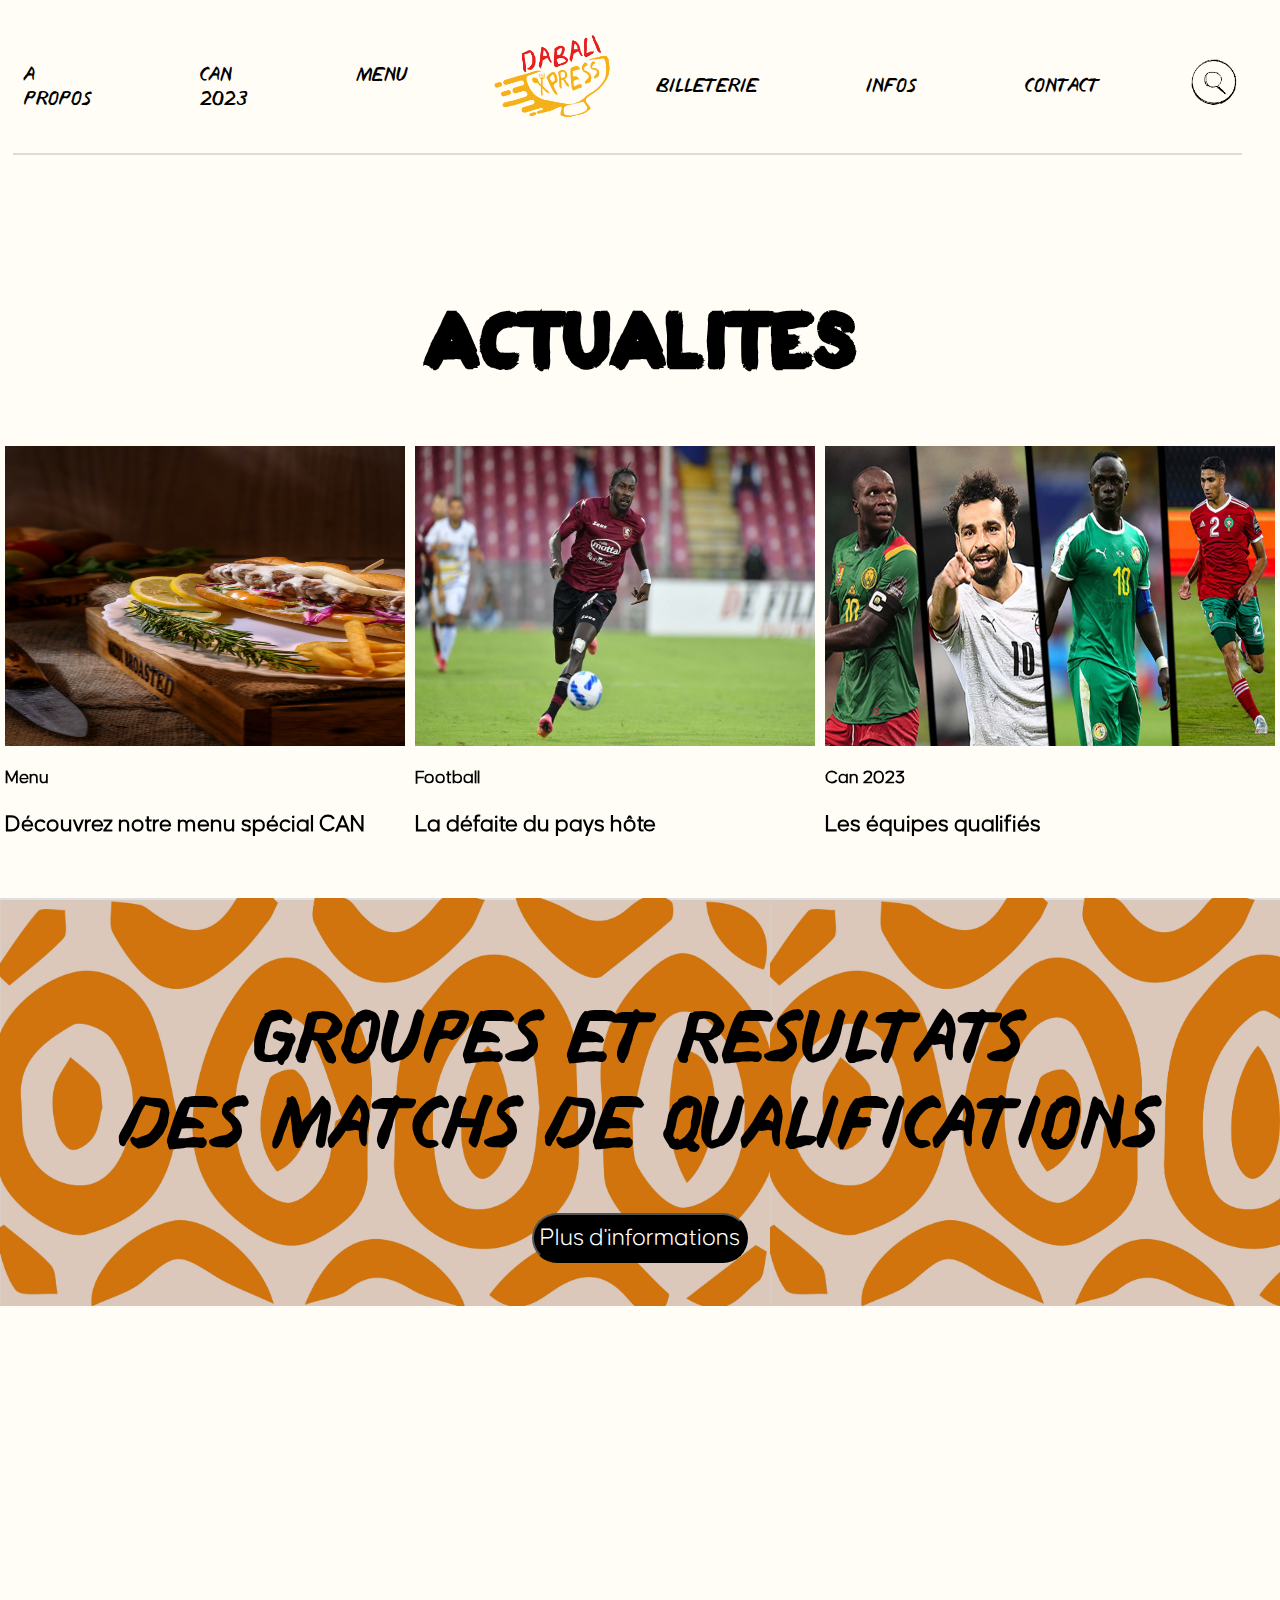
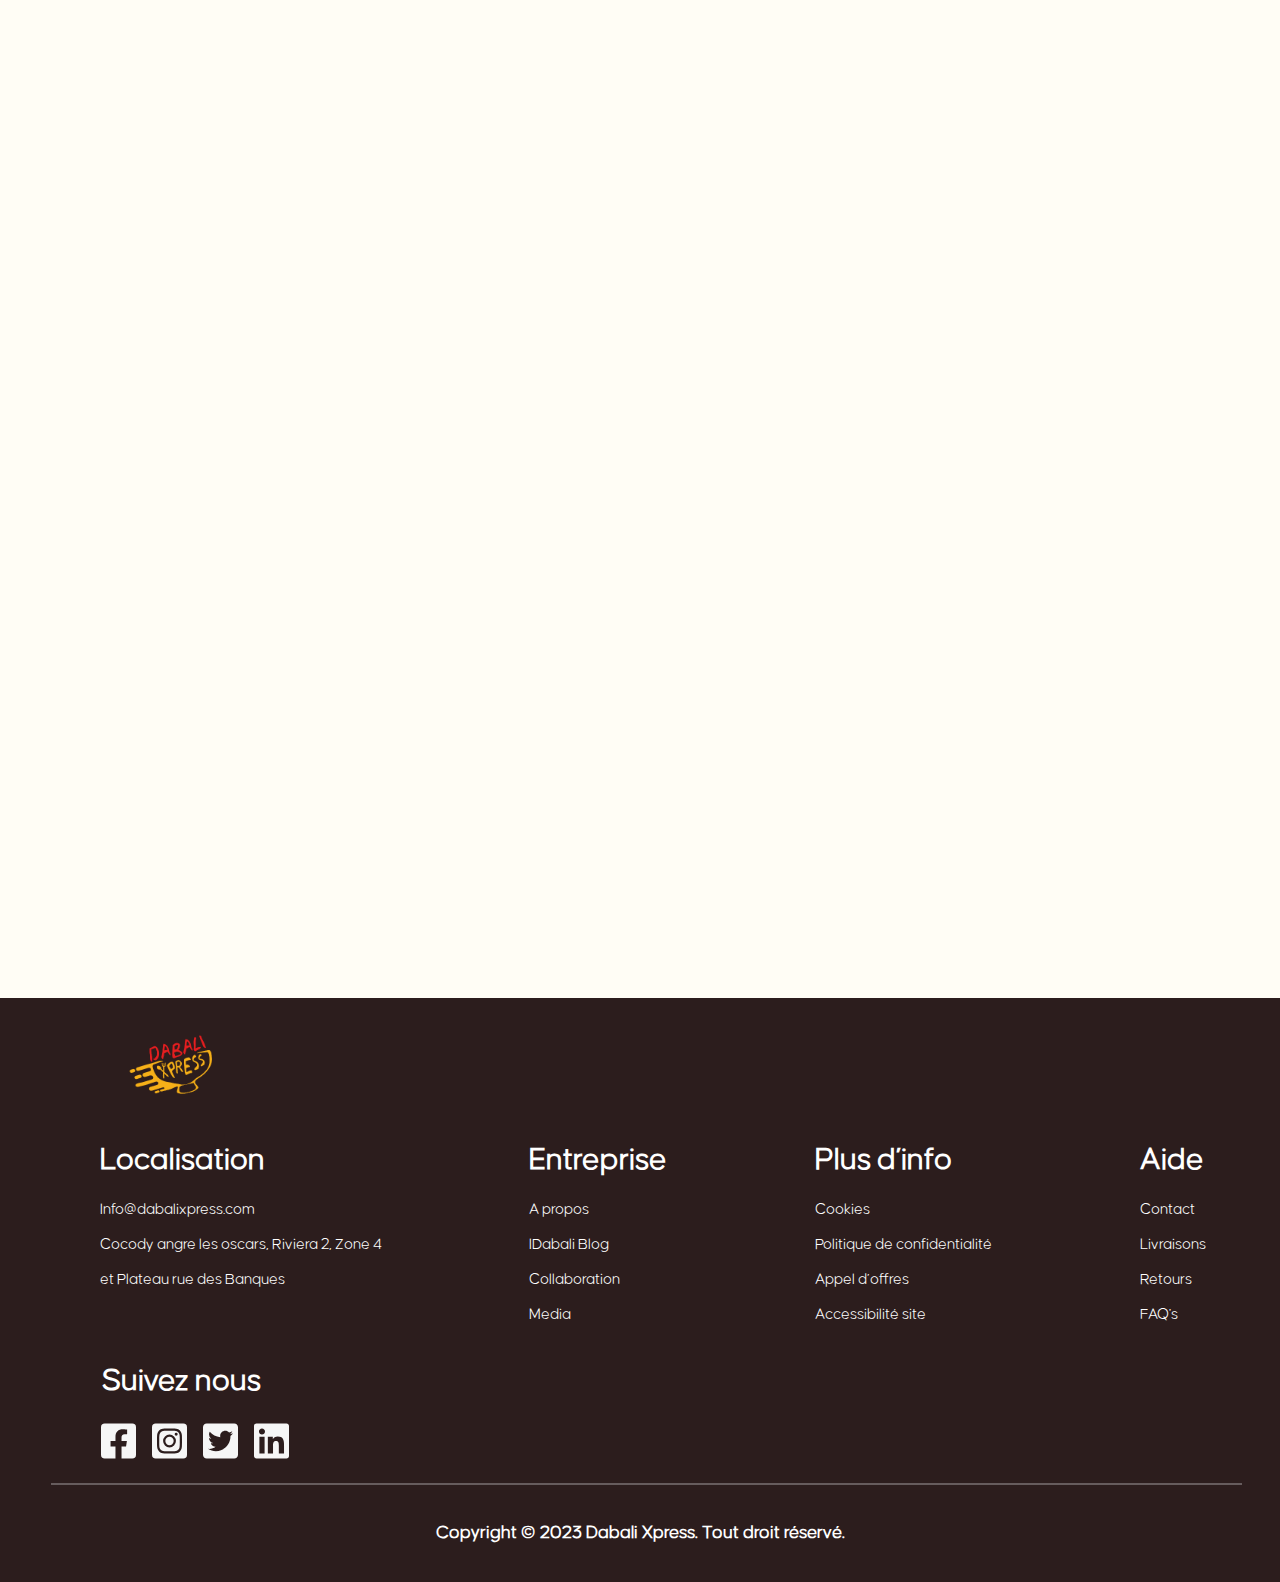
<file: info.html>
<!DOCTYPE html>
<html lang="en">

<head>
    <meta charset="UTF-8">
    <meta name="viewport" content="width=device-width, initial-scale=1.0">
    <title>Document</title>
</head>
<script src="https://cdnjs.cloudflare.com/ajax/libs/jquery/3.6.4/jquery.min.js"
        integrity="sha512-pumBsjNRGGqkPzKHndZMaAG+bir374sORyzM3uulLV14lN5LyykqNk8eEeUlUkB3U0M4FApyaHraT65ihJhDpQ=="
        crossorigin="anonymous" referrerpolicy="no-referrer"></script>
<link rel="stylesheet" href="info.css">
<link href="https://unpkg.com/aos@2.3.1/dist/aos.css" rel="stylesheet">
<script>
    $(document).ready(function(){
        $(".affiche").click(function(){
            $(".main").fadeOut(1000);
            $(".ekip").fadeIn(3000);
        } )
    })
</script>
<body>
    <header>
        <div class="navbar">
            <div id="gauche">
                <nav>
                    <ul>

                        <li>
                            <a href="about.html" id="nav">A PROPOS</a>
                        </li>

                        <li>
                            <a href="can.html" id="nav">CAN 2023</a>
                        </li>

                        <li>
                            <a href="menu.html" id="nav">MENU </a>
                        </li>
                    </ul>
                </nav>
            </div>
            <div id="midle">
                <a href="index.html"><img src="IMG/Plan_de_travail_15x.png" alt="" srcset="" height="140"></a>
            </div>
            <div id="droite">
                <nav>
                    <ul>
                        <li>
                            <a href="billet.html" id="nav">billeterie</a>
                        </li>
                        <li>
                            <a href="info.html" id="nav">infos</a>
                        </li>

                        <li>
                            <a href="contact.html" id="nav">Contact</a>
                        </li>
                        <li>
                            <img src="Icon/recherche noir.png" alt="" srcset="" height="50">
                        </li>
                    </ul>
                </nav>
            </div>
        </div>
        <div class="trait" style="background-color: rgb(223, 219, 215);width: 96%;margin-left: 1%;"></div>
    </header>
    <div class="secret">

        <div id="mySidenav" class="sidenav">
            <a id="closeBtn" href="#" class="close">×</a>
            <ul>
                <li><a href="about.html">A propos</a></li>
                <li><a href="can.html">Can 2023</a></li>
                <li><a href="menu.html">Menu</a></li>
                <li><a href="billet.html">Billeterie</a></li>
                <li><a href="" id="active">infos</a></li>
                <li><a href="contact.html">Contact</a></li>
            </ul>
        </div>

        <a href="#" id="openBtn">
            <span class="burger-icon">
                <span></span>
                <span></span>
                <span></span>
            </span>
        </a>

        <script>
            var sidenav = document.getElementById("mySidenav");
            var openBtn = document.getElementById("openBtn");
            var closeBtn = document.getElementById("closeBtn");

            openBtn.onclick = openNav;
            closeBtn.onclick = closeNav;

            /* Set the width of the side navigation to 250px */
            function openNav() {
                sidenav.classList.add("active");
            }

            /* Set the width of the side navigation to 0 */
            function closeNav() {
                sidenav.classList.remove("active");
            }

        </script>
         <div>
            <a href="index.html"><img src="IMG/Plan_de_travail_15x.png" alt="" height="100"></a>
        </div>
    </div>
    <div class="main">
        <div class="actu">
            <h1 data-aos="zoom-in" data-aos-duration="1000"> ACTUALITES </h1>
            <div class="list">
    
                <div data-aos="zoom-in" data-aos-duration="1000">
                    <img src="IMG/Pain 2.jpg" alt="" srcset="" height="300" width="400"> <br>
                    <h3 style="font-family: Causten;">Menu</h3>
                    <h2 style="font-family: Causten;">
                        Découvrez notre
                        menu spécial CAN
                    </h2>
                </div>
                <div data-aos="zoom-in" data-aos-duration="1000">
                    <img src="IMG/Football.jpg" alt="" srcset="" height="300" width="400"> <br>
                    <h3 style="font-family: Causten;">Football</h3>
                    <h2 style="font-family: Causten;">
                        La défaite du pays
                        hôte
                    </h2>
                </div>
                <div data-aos="zoom-in" data-aos-duration="1000">
                    <img src="IMG/Equipe.jpg" alt="" srcset="" height="300" width="450"> <br>
                    <h3 style="font-family: Causten;">Can 2023</h3>
                    <h2 style="font-family: Causten;">
                        Les équipes qualifiés
                    </h2>
                </div>
            </div>
        </div>
        <div class="achète"> <br>
            <h1> Groupes et resultats <br>
                des matchs de qualifications </h1>
           <input type="button" value="Plus d'informations" class="affiche"> <br> <br>
        </div>
        <div class="galerie">
            <h1 class="temps" data-aos="zoom-in" data-aos-duration="1000">
                temps forts
            </h1>
            <div class="vid" data-aos="zoom-in" data-aos-duration="1000">
                <img src="Icon/Icon 8.png" alt="" srcset="" style="margin-left: 34%;margin-top: 10%;">
            </div>
            <h1 class="best" data-aos="zoom-in" data-aos-duration="1000"> Le meilleur de la can 2023 </h1>
            <div class="img">
                <div class="up" data-aos="fade-right" data-aos-duration="1500">
                    <img src="IMG/victory.png" alt="" srcset="" height="400" width="530"  >
                    <img src="IMG/bg.png" alt="" srcset="" height="400" width="530" >
                </div>
                
            </div>
        </div>
    </div>
    <div class="ekip">
        <h1> groupe de qualification </h1>
        <div class="square">
            <div id="carre">
                <div class="letter">
                    Groupe A
                </div>
                <div class="country">
                    Nigéria <br>
                    Sierra Leone <br>
                    Guinée-Bissau <br> 
                    Sao Tomé-et-principe
                </div>
            </div>
            <div id="carre">
                <div class="letter">
                    Groupe B
                </div>
                <div class="country">
                    Burkina Faso <br>
                    Cap-Vert <br>
                    Togo <br> 
                    Eswatini
                </div>
            </div>
            <div id="carre">
                <div class="letter">
                    Groupe C
                </div>
                <div class="country">
                    Cameroun <br>
                    Namibie<br>
                    Burundi 
                    
                </div>
            </div>
            <div id="carre">
                <div class="letter">
                    Groupe D
                </div>
                <div class="country">
                    Egypte <br>
                    Guinée <br>
                    Malawi <br> 
                    Ethiopie
                </div>
            </div>
        </div>
        <div class="square">
            <div id="carre">
                <div class="letter">
                    Groupe E
                </div>
                <div class="country">
                    Ghana <br>
                    Madagascar <br>
                    Angola <br> 
                    Centreafrique
                </div>
            </div>
            <div id="carre">
                <div class="letter">
                    Groupe F
                </div>
                <div class="country">
                    Algérie <br>
                    Ouganda <br>
                    Niger <br> 
                    Tanzanie
                </div>
            </div>
            <div id="carre">
                <div class="letter">
                    Groupe G
                </div>
                <div class="country">
                    Mali<br>
                    Congo<br>
                   Gambie <br>
                   Soudan du Sud
                    
                </div>
            </div>
            <div id="carre">
                <div class="letter">
                    Groupe H
                </div>
                <div class="country">
                    Côte d'Ivoire <br>
                    Zambie <br>
                    Comores <br> 
                    Lesotho
                </div>
            </div>
        </div>
        <div class="square">
            <div id="carre">
                <div class="letter">
                    Groupe I
                </div>
                <div class="country">
                    RD Congo<br>
                    Gabon <br>
                    Mauritanie <br> 
                    Soudan
                </div>
            </div>
            <div id="carre">
                <div class="letter">
                    Groupe J
                </div>
                <div class="country">
                    Tunisie <br>
                    Guinée Equatoriale <br>
                    Libye <br> 
                    Bostwana
                </div>
            </div>
            <div id="carre">
                <div class="letter">
                    Groupe K
                </div>
                <div class="country">
                    Maroc<br>
                    Afrique du Sud<br>
                   Liberia <br>
                   
                    
                </div>
            </div>
            <div id="carre">
                <div class="letter">
                    Groupe L
                </div>
                <div class="country">
                    Sénégal <br>
                    Bénin <br>
                    Mozambique <br> 
                   Rwanda
                </div>
            </div>
        </div>
        <h1> Classement par groupes </h1>
        <div class="class">
            <div class="boule">
                <div class="left">
                    <div style="color: rgb(239, 120, 21);">
                        Equipe GA
                    </div>
                    <div>
                       <br> Nigeria <br>
                    
                        Guinée-Bissau
                    </div>
                </div>
                <div class="milieu">
                    <div class="miaou">
                        <div style="color:rgb(239, 120, 21);">
                            J
                        </div>
                        <div>
                         <br>   5 <br>5
                        </div>
                    </div>
                    <div class="miaou">
                        <div style="color:rgb(239, 120, 21);">
                            V
                        </div>
                        <div>
                          <br>  4 <br>3
                        </div>
                    </div>
                    <div class="miaou">
                        <div style="color:rgb(239, 120, 21);">
                            N
                        </div>
                        <div>
                          <br>  0 <br>1
                        </div>
                    </div>
                    <div class="miaou">
                        <div style="color:rgb(239, 120, 21);">
                            D
                        </div>
                        <div>
                          <br>  1 <br>1
                        </div>
                    </div>
                    <div class="miaou">
                        <div style="color:rgb(239, 120, 21);">
                            +/-
                        </div>
                        <div>
                          <br>  12<br>5 
                        </div>
                    </div>
                </div>
                <div class="right">
                    <div style="color: rgb(66, 171, 56);">
                        Points
                    </div>
                    <div style="color:rgb(66, 171, 56); ;">
                       <br> 12 <br>
                    
                        10
                    </div>
                </div>
            </div>
            <div class="boule">
                <div class="left">
                    <div style="color: rgb(239, 120, 21);">
                        Equipe GB
                    </div>
                    <div>
                       <br> Burkina Faso <br>
                    
                        Cap-Vert
                    </div>
                </div>
                <div class="milieu">
                    <div class="miaou">
                        <div style="color:rgb(239, 120, 21);">
                            J
                        </div>
                        <div>
                         <br>   5 <br>5
                        </div>
                    </div>
                    <div class="miaou">
                        <div style="color:rgb(239, 120, 21);">
                            V
                        </div>
                        <div>
                          <br>  3 <br>3
                        </div>
                    </div>
                    <div class="miaou">
                        <div style="color:rgb(239, 120, 21);">
                            N
                        </div>
                        <div>
                          <br>  1 <br>1
                        </div>
                    </div>
                    <div class="miaou">
                        <div style="color:rgb(239, 120, 21);">
                            D
                        </div>
                        <div>
                          <br>  1 <br>1
                        </div>
                    </div>
                    <div class="miaou">
                        <div style="color:rgb(239, 120, 21);">
                            +/-
                        </div>
                        <div>
                          <br>  3<br>3 
                        </div>
                    </div>
                </div>
                <div class="right">
                    <div style="color: rgb(66, 171, 56);">
                        Points
                    </div>
                    <div style="color:rgb(66, 171, 56); ;">
                       <br> 10 <br>
                    
                        10
                    </div>
                </div>
            </div>
            <div class="boule">
                <div class="left">
                    <div style="color: rgb(239, 120, 21);">
                        Equipe GC
                    </div>
                    <div>
                       <br> Namibie <br>
                    
                        Cameroun
                    </div>
                </div>
                <div class="milieu">
                    <div class="miaou">
                        <div style="color:rgb(239, 120, 21);">
                            J
                        </div>
                        <div>
                         <br>   4 <br>3
                        </div>
                    </div>
                    <div class="miaou">
                        <div style="color:rgb(239, 120, 21);">
                            V
                        </div>
                        <div>
                          <br>  1 <br>1
                        </div>
                    </div>
                    <div class="miaou">
                        <div style="color:rgb(239, 120, 21);">
                            N
                        </div>
                        <div>
                          <br>  2 <br>1
                        </div>
                    </div>
                    <div class="miaou">
                        <div style="color:rgb(239, 120, 21);">
                            D
                        </div>
                        <div>
                          <br>  1 <br>1
                        </div>
                    </div>
                    <div class="miaou">
                        <div style="color:rgb(239, 120, 21);">
                            +/-
                        </div>
                        <div>
                          <br>  0<br>0
                        </div>
                    </div>
                </div>
                <div class="right">
                    <div style="color: rgb(66, 171, 56);">
                        Points
                    </div>
                    <div style="color:rgb(66, 171, 56); ;">
                       <br> 5 <br>
                    
                        4
                    </div>
                </div>
            </div>
        </div>
        <div class="class">
            <div class="boule">
                <div class="left">
                    <div style="color: rgb(239, 120, 21);">
                        Equipe GD
                    </div>
                    <div>
                       <br> Egypte <br>
                    
                        Guinée
                    </div>
                </div>
                <div class="milieu">
                    <div class="miaou">
                        <div style="color:rgb(239, 120, 21);">
                            J
                        </div>
                        <div>
                         <br>   5 <br>5
                        </div>
                    </div>
                    <div class="miaou">
                        <div style="color:rgb(239, 120, 21);">
                            V
                        </div>
                        <div>
                          <br>  4 <br>3
                        </div>
                    </div>
                    <div class="miaou">
                        <div style="color:rgb(239, 120, 21);">
                            N
                        </div>
                        <div>
                          <br>  0 <br>1
                        </div>
                    </div>
                    <div class="miaou">
                        <div style="color:rgb(239, 120, 21);">
                            D
                        </div>
                        <div>
                          <br>  1 <br>2
                        </div>
                    </div>
                    <div class="miaou">
                        <div style="color:rgb(239, 120, 21);">
                            +/-
                        </div>
                        <div>
                          <br>  6<br>2
                        </div>
                    </div>
                </div>
                <div class="right">
                    <div style="color: rgb(66, 171, 56);">
                        Points
                    </div>
                    <div style="color:rgb(66, 171, 56); ;">
                       <br> 12 <br>
                    
                        9
                    </div>
                </div>
            </div>
            <div class="boule">
                <div class="left">
                    <div style="color: rgb(239, 120, 21);">
                        Equipe GE
                    </div>
                    <div>
                       <br> Ghana <br>
                    
                        Angola
                    </div>
                </div>
                <div class="milieu">
                    <div class="miaou">
                        <div style="color:rgb(239, 120, 21);">
                            J
                        </div>
                        <div>
                         <br>   5 <br>5
                        </div>
                    </div>
                    <div class="miaou">
                        <div style="color:rgb(239, 120, 21);">
                            V
                        </div>
                        <div>
                          <br>  2 <br>2
                        </div>
                    </div>
                    <div class="miaou">
                        <div style="color:rgb(239, 120, 21);">
                            N
                        </div>
                        <div>
                          <br>  3 <br>2
                        </div>
                    </div>
                    <div class="miaou">
                        <div style="color:rgb(239, 120, 21);">
                            D
                        </div>
                        <div>
                          <br>  0 <br>1
                        </div>
                    </div>
                    <div class="miaou">
                        <div style="color:rgb(239, 120, 21);">
                            +/-
                        </div>
                        <div>
                          <br>  4<br>1
                        </div>
                    </div>
                </div>
                <div class="right">
                    <div style="color: rgb(66, 171, 56);">
                        Points
                    </div>
                    <div style="color:rgb(66, 171, 56); ;">
                       <br> 9 <br>
                    
                        8
                    </div>
                </div>
            </div>
            <div class="boule">
                <div class="left">
                    <div style="color: rgb(239, 120, 21);">
                        Equipe GF
                    </div>
                    <div>
                       <br> Algérie <br>
                    
                        Tanzanie
                    </div>
                </div>
                <div class="milieu">
                    <div class="miaou">
                        <div style="color:rgb(239, 120, 21);">
                            J
                        </div>
                        <div>
                         <br>   5<br>5
                        </div>
                    </div>
                    <div class="miaou">
                        <div style="color:rgb(239, 120, 21);">
                            V
                        </div>
                        <div>
                          <br>  5 <br>2
                        </div>
                    </div>
                    <div class="miaou">
                        <div style="color:rgb(239, 120, 21);">
                            N
                        </div>
                        <div>
                          <br>  0 <br>1
                        </div>
                    </div>
                    <div class="miaou">
                        <div style="color:rgb(239, 120, 21);">
                            D
                        </div>
                        <div>
                          <br>  0 <br>2
                        </div>
                    </div>
                    <div class="miaou">
                        <div style="color:rgb(239, 120, 21);">
                            +/-
                        </div>
                        <div>
                          <br>  7<br>-1
                        </div>
                    </div>
                </div>
                <div class="right">
                    <div style="color: rgb(66, 171, 56);">
                        Points
                    </div>
                    <div style="color:rgb(66, 171, 56); ;">
                       <br> 15 <br>
                    
                        7
                    </div>
                </div>
            </div>
        </div>
        <div class="class">
            
            <div class="boule">
                <div class="left">
                    <div style="color: rgb(239, 120, 21);">
                        Equipe GG
                    </div>
                    <div>
                       <br> Mali <br>
                    
                        Gambie
                    </div>
                </div>
                <div class="milieu">
                    <div class="miaou">
                        <div style="color:rgb(239, 120, 21);">
                            J
                        </div>
                        <div>
                         <br>   5 <br>5
                        </div>
                    </div>
                    <div class="miaou">
                        <div style="color:rgb(239, 120, 21);">
                            V
                        </div>
                        <div>
                          <br>  4 <br>3
                        </div>
                    </div>
                    <div class="miaou">
                        <div style="color:rgb(239, 120, 21);">
                            N
                        </div>
                        <div>
                          <br>  0 <br>0
                        </div>
                    </div>
                    <div class="miaou">
                        <div style="color:rgb(239, 120, 21);">
                            D
                        </div>
                        <div>
                          <br>  1 <br>2
                        </div>
                    </div>
                    <div class="miaou">
                        <div style="color:rgb(239, 120, 21);">
                            +/-
                        </div>
                        <div>
                          <br>  9<br>0
                        </div>
                    </div>
                </div>
                <div class="right">
                    <div style="color: rgb(66, 171, 56);">
                        Points
                    </div>
                    <div style="color:rgb(66, 171, 56); ;">
                       <br> 12 <br>
                    
                        9
                    </div>
                </div>
            </div>
            <div class="boule">
                <div class="left">
                    <div style="color: rgb(239, 120, 21);">
                        Equipe GH
                    </div>
                    <div>
                       <br> Zambie <br>
                    
                        Côte d'Ivoire
                    </div>
                </div>
                <div class="milieu">
                    <div class="miaou">
                        <div style="color:rgb(239, 120, 21);">
                            J
                        </div>
                        <div>
                         <br>   5<br>5
                        </div>
                    </div>
                    <div class="miaou">
                        <div style="color:rgb(239, 120, 21);">
                            V
                        </div>
                        <div>
                          <br>  4 <br>3
                        </div>
                    </div>
                    <div class="miaou">
                        <div style="color:rgb(239, 120, 21);">
                            N
                        </div>
                        <div>
                          <br>  0 <br>1
                        </div>
                    </div>
                    <div class="miaou">
                        <div style="color:rgb(239, 120, 21);">
                            D
                        </div>
                        <div>
                          <br>  1 <br>1
                        </div>
                    </div>
                    <div class="miaou">
                        <div style="color:rgb(239, 120, 21);">
                            +/-
                        </div>
                        <div>
                          <br>  6<br>3
                        </div>
                    </div>
                </div>
                <div class="right">
                    <div style="color: rgb(66, 171, 56);">
                        Points
                    </div>
                    <div style="color:rgb(66, 171, 56); ;">
                       <br> 12 <br>
                    
                        10
                    </div>
                </div>
            </div>
            <div class="boule">
                <div class="left">
                    <div style="color: rgb(239, 120, 21);">
                        Equipe GI
                    </div>
                    <div>
                       <br> Mauritanie <br>
                    
                        RD Congo
                    </div>
                </div>
                <div class="milieu">
                    <div class="miaou">
                        <div style="color:rgb(239, 120, 21);">
                            J
                        </div>
                        <div>
                         <br>   5 <br>5
                        </div>
                    </div>
                    <div class="miaou">
                        <div style="color:rgb(239, 120, 21);">
                            V
                        </div>
                        <div>
                          <br>  2 <br>2
                        </div>
                    </div>
                    <div class="miaou">
                        <div style="color:rgb(239, 120, 21);">
                            N
                        </div>
                        <div>
                          <br>  2 <br>1
                        </div>
                    </div>
                    <div class="miaou">
                        <div style="color:rgb(239, 120, 21);">
                            D
                        </div>
                        <div>
                          <br>  1 <br>2
                        </div>
                    </div>
                    <div class="miaou">
                        <div style="color:rgb(239, 120, 21);">
                            +/-
                        </div>
                        <div>
                          <br>  4<br>2
                        </div>
                    </div>
                </div>
                <div class="right">
                    <div style="color: rgb(66, 171, 56);">
                        Points
                    </div>
                    <div style="color:rgb(66, 171, 56); ;">
                       <br> 8<br>
                    
                        7
                    </div>
                </div>
            </div>
        </div>
        <div class="class">
            
            <div class="boule">
                <div class="left">
                    <div style="color: rgb(239, 120, 21);">
                        Equipe GJ
                    </div>
                    <div>
                       <br> Guinée Equatoriale <br>
                    
                        Tunisie
                    </div>
                </div>
                <div class="milieu">
                    <div class="miaou">
                        <div style="color:rgb(239, 120, 21);">
                            J
                        </div>
                        <div>
                         <br>   5 <br>5
                        </div>
                    </div>
                    <div class="miaou">
                        <div style="color:rgb(239, 120, 21);">
                            V
                        </div>
                        <div>
                          <br>  4 <br>3
                        </div>
                    </div>
                    <div class="miaou">
                        <div style="color:rgb(239, 120, 21);">
                            N
                        </div>
                        <div>
                          <br>  0 <br>1
                        </div>
                    </div>
                    <div class="miaou">
                        <div style="color:rgb(239, 120, 21);">
                            D
                        </div>
                        <div>
                          <br>  1 <br>1
                        </div>
                    </div>
                    <div class="miaou">
                        <div style="color:rgb(239, 120, 21);">
                            +/-
                        </div>
                        <div>
                          <br>  2<br>7
                        </div>
                    </div>
                </div>
                <div class="right">
                    <div style="color: rgb(66, 171, 56);">
                        Points
                    </div>
                    <div style="color:rgb(66, 171, 56); ;">
                       <br> 12 <br>
                    
                        10
                    </div>
                </div>
            </div>
            <div class="boule">
                <div class="left">
                    <div style="color: rgb(239, 120, 21);">
                        Equipe GK
                    </div>
                    <div>
                       <br> Afrique du Sud <br>
                    
                        Maroc
                    </div>
                </div>
                <div class="milieu">
                    <div class="miaou">
                        <div style="color:rgb(239, 120, 21);">
                            J
                        </div>
                        <div>
                         <br>   4<br>3
                        </div>
                    </div>
                    <div class="miaou">
                        <div style="color:rgb(239, 120, 21);">
                            V
                        </div>
                        <div>
                          <br>  2 <br>2
                        </div>
                    </div>
                    <div class="miaou">
                        <div style="color:rgb(239, 120, 21);">
                            N
                        </div>
                        <div>
                          <br>  1 <br>0
                        </div>
                    </div>
                    <div class="miaou">
                        <div style="color:rgb(239, 120, 21);">
                            D
                        </div>
                        <div>
                          <br>  1 <br>1
                        </div>
                    </div>
                    <div class="miaou">
                        <div style="color:rgb(239, 120, 21);">
                            +/-
                        </div>
                        <div>
                          <br>  1<br>2
                        </div>
                    </div>
                </div>
                <div class="right">
                    <div style="color: rgb(66, 171, 56);">
                        Points
                    </div>
                    <div style="color:rgb(66, 171, 56); ;">
                       <br> 7 <br>
                    
                        6
                    </div>
                </div>
            </div>
            <div class="boule">
                <div class="left">
                    <div style="color: rgb(239, 120, 21);">
                        Equipe GL
                    </div>
                    <div>
                       <br> Sénégal <br>
                    
                        Mozambique
                    </div>
                </div>
                <div class="milieu">
                    <div class="miaou">
                        <div style="color:rgb(239, 120, 21);">
                            J
                        </div>
                        <div>
                         <br>   5 <br>5
                        </div>
                    </div>
                    <div class="miaou">
                        <div style="color:rgb(239, 120, 21);">
                            V
                        </div>
                        <div>
                          <br>  4 <br>2
                        </div>
                    </div>
                    <div class="miaou">
                        <div style="color:rgb(239, 120, 21);">
                            N
                        </div>
                        <div>
                          <br>  1 <br>1
                        </div>
                    </div>
                    <div class="miaou">
                        <div style="color:rgb(239, 120, 21);">
                            D
                        </div>
                        <div>
                          <br>  0 <br>2
                        </div>
                    </div>
                    <div class="miaou">
                        <div style="color:rgb(239, 120, 21);">
                            +/-
                        </div>
                        <div>
                          <br>  8<br>-2
                        </div>
                    </div>
                </div>
                <div class="right">
                    <div style="color: rgb(66, 171, 56);">
                        Points
                    </div>
                    <div style="color:rgb(66, 171, 56); ;">
                       <br> 13<br>
                    
                        7
                    </div>
                </div>
            </div>
        </div>
    </div>
    <footer>
        <div class="footlog">
            <br>
            <img src="IMG/Plan_de_travail_15x.png" alt="" srcset="" height="100" style="margin-left: 10%;">
        </div>
        <div class="infofoot">
            <div>
                <h1>Localisation</h1>
                <p>Info@dabalixpress.com</p>
                <p>Cocody angre les oscars, Riviera 2, Zone 4 </p>
                <p>et Plateau rue des Banques </p>
            </div>
            <div>
                <h1>Entreprise</h1>
                <p>A propos</p>
                <p>IDabali Blog</p>
                <p>Collaboration </p>
                <p>Media </p>
            </div>
            <div>
                <h1>Plus d’info</h1>
                <p>Cookies</p>
                <p>Politique de confidentialité</p>
                <p>Appel d’offres </p>
                <p>Accessibilité site </p>
            </div>
            <div>
                <h1>Aide</h1>
                <p>Contact</p>
                <p>Livraisons</p>
                <p>Retours </p>
                <p>FAQ's </p>
            </div>
        </div>
        <div id="follow">
            <h1>Suivez nous</h1>
        </div>
        <div class="svg">
            <svg xmlns="http://www.w3.org/2000/svg" height="40"
                viewBox="0 0 448 512"><!--! Font Awesome Free 6.4.0 by @fontawesome - https://fontawesome.com License - https://fontawesome.com/license (Commercial License) Copyright 2023 Fonticons, Inc. -->
                <style>
                    svg {
                        fill: #f6f6f6
                    }
                </style>
                <path
                    d="M400 32H48A48 48 0 0 0 0 80v352a48 48 0 0 0 48 48h137.25V327.69h-63V256h63v-54.64c0-62.15 37-96.48 93.67-96.48 27.14 0 55.52 4.84 55.52 4.84v61h-31.27c-30.81 0-40.42 19.12-40.42 38.73V256h68.78l-11 71.69h-57.78V480H400a48 48 0 0 0 48-48V80a48 48 0 0 0-48-48z" />
            </svg>
            <svg xmlns="http://www.w3.org/2000/svg" height="40"
                viewBox="0 0 448 512"><!--! Font Awesome Free 6.4.0 by @fontawesome - https://fontawesome.com License - https://fontawesome.com/license (Commercial License) Copyright 2023 Fonticons, Inc. -->
                <style>
                    svg {
                        fill: #f6f6f6
                    }
                </style>
                <path
                    d="M224,202.66A53.34,53.34,0,1,0,277.36,256,53.38,53.38,0,0,0,224,202.66Zm124.71-41a54,54,0,0,0-30.41-30.41c-21-8.29-71-6.43-94.3-6.43s-73.25-1.93-94.31,6.43a54,54,0,0,0-30.41,30.41c-8.28,21-6.43,71.05-6.43,94.33S91,329.26,99.32,350.33a54,54,0,0,0,30.41,30.41c21,8.29,71,6.43,94.31,6.43s73.24,1.93,94.3-6.43a54,54,0,0,0,30.41-30.41c8.35-21,6.43-71.05,6.43-94.33S357.1,182.74,348.75,161.67ZM224,338a82,82,0,1,1,82-82A81.9,81.9,0,0,1,224,338Zm85.38-148.3a19.14,19.14,0,1,1,19.13-19.14A19.1,19.1,0,0,1,309.42,189.74ZM400,32H48A48,48,0,0,0,0,80V432a48,48,0,0,0,48,48H400a48,48,0,0,0,48-48V80A48,48,0,0,0,400,32ZM382.88,322c-1.29,25.63-7.14,48.34-25.85,67s-41.4,24.63-67,25.85c-26.41,1.49-105.59,1.49-132,0-25.63-1.29-48.26-7.15-67-25.85s-24.63-41.42-25.85-67c-1.49-26.42-1.49-105.61,0-132,1.29-25.63,7.07-48.34,25.85-67s41.47-24.56,67-25.78c26.41-1.49,105.59-1.49,132,0,25.63,1.29,48.33,7.15,67,25.85s24.63,41.42,25.85,67.05C384.37,216.44,384.37,295.56,382.88,322Z" />
            </svg>
            <svg xmlns="http://www.w3.org/2000/svg" height="40"
                viewBox="0 0 448 512"><!--! Font Awesome Free 6.4.0 by @fontawesome - https://fontawesome.com License - https://fontawesome.com/license (Commercial License) Copyright 2023 Fonticons, Inc. -->
                <style>
                    svg {
                        fill: #f6f6f6
                    }
                </style>
                <path
                    d="M400 32H48C21.5 32 0 53.5 0 80v352c0 26.5 21.5 48 48 48h352c26.5 0 48-21.5 48-48V80c0-26.5-21.5-48-48-48zm-48.9 158.8c.2 2.8.2 5.7.2 8.5 0 86.7-66 186.6-186.6 186.6-37.2 0-71.7-10.8-100.7-29.4 5.3.6 10.4.8 15.8.8 30.7 0 58.9-10.4 81.4-28-28.8-.6-53-19.5-61.3-45.5 10.1 1.5 19.2 1.5 29.6-1.2-30-6.1-52.5-32.5-52.5-64.4v-.8c8.7 4.9 18.9 7.9 29.6 8.3a65.447 65.447 0 0 1-29.2-54.6c0-12.2 3.2-23.4 8.9-33.1 32.3 39.8 80.8 65.8 135.2 68.6-9.3-44.5 24-80.6 64-80.6 18.9 0 35.9 7.9 47.9 20.7 14.8-2.8 29-8.3 41.6-15.8-4.9 15.2-15.2 28-28.8 36.1 13.2-1.4 26-5.1 37.8-10.2-8.9 13.1-20.1 24.7-32.9 34z" />
            </svg>
            <svg xmlns="http://www.w3.org/2000/svg" height="40"
                viewBox="0 0 448 512"><!--! Font Awesome Free 6.4.0 by @fontawesome - https://fontawesome.com License - https://fontawesome.com/license (Commercial License) Copyright 2023 Fonticons, Inc. -->
                <style>
                    svg {
                        fill: #f6f6f6
                    }
                </style>
                <path
                    d="M416 32H31.9C14.3 32 0 46.5 0 64.3v383.4C0 465.5 14.3 480 31.9 480H416c17.6 0 32-14.5 32-32.3V64.3c0-17.8-14.4-32.3-32-32.3zM135.4 416H69V202.2h66.5V416zm-33.2-243c-21.3 0-38.5-17.3-38.5-38.5S80.9 96 102.2 96c21.2 0 38.5 17.3 38.5 38.5 0 21.3-17.2 38.5-38.5 38.5zm282.1 243h-66.4V312c0-24.8-.5-56.7-34.5-56.7-34.6 0-39.9 27-39.9 54.9V416h-66.4V202.2h63.7v29.2h.9c8.9-16.8 30.6-34.5 62.9-34.5 67.2 0 79.7 44.3 79.7 101.9V416z" />
            </svg>
        </div>
        <br>
        <div class="trait"></div>
        <br>
        <div class="copyright">
            <h3>Copyright © 2023 Dabali Xpress. Tout droit réservé.</h3>
        </div>
        <br>
    </footer>
    <script src="https://unpkg.com/aos@2.3.1/dist/aos.js"></script>
    <script>
        AOS.init();
    </script>
</body>

</html>
</file>
<file: about.css>
body {
  margin: 0;
  padding: 0;
  background-color: rgb(255, 253, 245)
}

@font-face {
  font-family: Yolele;
  src: url("Fonts/Yolele-Regular.ttf")
}

@font-face {
  font-family: Plakat;
  src: url("Fonts/plakkaat/Plakkaat.ttf");
}

@font-face {
  font-family: Causten;
  src: url("Fonts/Causten-font-family-YHFRJUN-2020-12-19/Causten-Light.otf");
}

@font-face {
  font-family: Caustrong;
  src: url("Fonts/Causten-font-family-YHFRJUN-2020-12-19/Causten-Regular.otf");
}

header {




  padding: 0.5rem 0 5rem;
  font-size: 1.25rem;

}

.navbar {
  display: flex;
  justify-content: space-around;
  align-items: center;
}

ul {
  display: flex;
  list-style: none;
  margin: 0;
  padding: 0;
}

li {
  display: inline-flex;
  margin-right: 60px;
}

#nav {
  font-family: Yolele;
  position: relative;
  padding: 1rem 0 0.5rem;
  margin: 0 1.5rem;
  color: rgb(0, 0, 0);
  text-decoration: none;
  text-transform: uppercase;
}

#nav::after {
  content: "";
  position: absolute;
  left: 50%;
  bottom: 0;
  transform: translateX(-50%) scaleX(0);
  transform-origin: 50% 50%;
  width: 100%;
  height: 3px;
  background-color: rgb(0, 0, 0);
  transition: transform 250ms;
}

#nav:hover::after {
  transform: translateX(-50%) scaleX(1);
}

input[type="search"] {
  border-radius: 10px;
  height: 28px;
  margin-top: 8%;
  font-family: Yolele;
  background-color: transparent;
  border-color: rgb(0, 0, 0);
}

input[type="search"]::placeholder {
  color: black;

}

.histoire h1 {
  text-align: center;
  margin-top: 3%;
  font-family: Plakat;
  font-size: 100px;
}

.can {
  display: flex;
  margin-top: 5%;
  justify-content: space-between;
}

.can1 {
  display: block;

}

#title1 {
  font-family: Plakat;
  font-size: 56px;
  position: relative;
  z-index: 1;
  left: 25%;
  width: 100%;
}
.ekip h1{
  text-align: center;margin-top: 3%;font-family: Plakat;font-size: 100px;
}
#graphe1 {
  font-family: Caustrong;
  font-size: 34px;
  margin-top: 1%;
  margin-left: 5%;
  max-width: 760px;
  text-align: left;

}

.can2 img {
  border-top-right-radius: 15%;
}

.atout h1 {
  text-align: center;
  margin-top: 3%;
  font-family: Plakat;
  font-size: 100px;
}

.circle {
  display: flex;
  justify-content: space-around;
}

.cercle {
  height: 150px;
  background-color: rgb(225, 66, 54);
  background-size: cover;
  width: 300px;
  height: 300px;
  background-position: 10%;
  border-radius: 50%;
  transition: 0.5s all;
  color: white;
  cursor: pointer;
  transition: 0.5s all;
}

.cercle:hover {
  height: 320px;
  width: 320px;
  color: yellow;

}

.cercle h2 {
  margin-top: 40%;
  text-align: center;
  font-family: Caustrong;
  font-size: 35px;
  /* color: white; */
  transition: 0.5s all;
}

#active {
  color: red;
}

.ekip {
  margin-top: 12%;
}

.equipe {
  text-align: center;
  display: flex;
  justify-content: space-evenly;

}

.equipe h1 {
  font-family: Yolele;
  font-size: 40px;
}

.equipe p {
  font-family: Causten;
  font-size: 30px;
}

footer {
  background-color: rgb(44, 29, 29);
  margin: 0;
  padding: 0;
  margin-top: 5%;
}

.infofoot {
  display: flex;
  color: white;
  margin-left: 2%;
  justify-content: space-around;
  font-family: Causten;
}

.infofoot h1 {
  transition: 0.5s all;
  cursor: pointer;
}

.infofoot h1:hover {
  color: yellow;
  margin-left: 4%;
}

.infofoot p {
  transition: 0.5s all;
  cursor: pointer;
  position: relative;

}

.infofoot p:hover {
  color: yellow;
  margin-left: 5%;
}

#follow {
  margin-left: 8%;
  font-family: Causten;
  color: white;
}

.svg {
  margin-left: 7%;
}

.svg svg {
  margin-left: 1%;
}

.trait {
  width: 93%;
  height: 2px;
  background-color: rgb(102, 92, 93);
  margin-left: 4%;
}

.copyright {
  text-align: center;
  font-family: Causten;
  color: white;
}

.secret {
  display: none;
  justify-content: center;
}

/* Sidenav menu */
.sidenav {
  height: 100%;
  width: 250px;
  position: fixed;
  z-index: 1;
  top: 0;
  left: -250px;
  background-color: #e8e8e8;
  padding-top: 60px;
  transition: left 0.5s ease;
  font-family: Caustrong;
}

/* Sidenav menu links */
.sidenav a {
  padding: 8px 8px 8px 32px;
  text-decoration: none;
  font-size: 25px;
  color: #818181;
  display: block;
  transition: 0.3s;
}

.sidenav a:hover {
  color: #111;
}

.sidenav ul {
  list-style-type: none;
  padding: 0;
  margin: 0;
}

/* Active class */
.sidenav.active {
  left: 0;
}

/* Close btn */
.sidenav .close {
  position: absolute;
  top: 0;
  right: 25px;
  font-size: 36px;
}

/* Icône burger */
.burger-icon span {
  display: block;
  width: 35px;
  height: 5px;
  background-color: black;
  margin: 6px 0;
  position: relative;
  top: 20px;
}

@media (max-width: 426px) {

  .atout h1{
    font-size: 50px;
  }
  .atout h2{
    font-size: 10px;
  }
  .secret {
    display: flex;
    justify-content: space-between;
    background-size: cover;
    margin-right: 5%;
    margin-left: 5%;
  }

  .sidenav {
    height: 100%;
    width: 250px;
    position: fixed;
    z-index: 3;
    top: 0;
    left: -250px;
    background-color: rgb(44, 29, 29);
    padding-top: 60px;
    transition: left 0.5s ease;

  }

  /* Sidenav menu links */
  .sidenav a {
    padding: 8px 8px 8px 32px;
    text-decoration: none;
    font-size: 25px;
    color: white;
    display: block;
    transition: 0.3s;

  }

  .sidenav a:hover {
    color: rgb(229, 34, 35);
  }

  .sidenav ul {

    list-style-type: none;
    padding: 0;
    margin: 0;
    display: block;
  }

  /* Active class */
  .sidenav.active {
    left: 0;
  }

  /* Close btn */
  .sidenav .close {
    position: absolute;
    top: 0;
    right: 25px;
    font-size: 36px;
  }

  /* Icône burger */
  .burger-icon span {
    display: block;
    width: 35px;
    height: 5px;
    background-color: black;
    margin: 6px 0;
    position: relative;
    top: 20px;
  }

  /* Adjustments for smaller screens */
  body {
    background-color: rgb(255, 253, 245);
  }

  header {
    display: none;
  }

  .navbar {
    display: block;
    text-align: center;
  }

  li {
    display: block;
    margin-right: 0;
    margin-bottom: 10px;
  }

  #nav {
    margin: 0;
  }

  input[type="search"] {
    margin-top: 5%;
  }

  .histoire h1 {
    margin-left: 2%;
    text-align: center;
    font-size: 45px;
  }

  .can {
    display: block;
    margin-top: 5%;
  }

  .can2 img {
    border-radius: 0;
    width: 425px;
    height: 420px;
  }

  #title1 {
    font-size: 40px;
    left: 0;
  }

  #graphe1 {
    font-size: 25px;
    margin-top: 1%;
    position: relative;

    text-align: center;
    width: 400px;
  }

  .atout {
    margin-top: 20%;
    text-align: center;
    display: block;
  }

  .circle {
    display: block;
    justify-content: center;
    margin-left: 20%;
  }

  .cercle {
    width: 250px;
    height: 250px;
   
  }
  .cercle:hover {
    height: 270px;
    width: 270px;
    color: yellow;
  
  }
  .cercle h2 {
    margin-top: 30%;
    position: relative;
    top: 45%;
    font-size: 25px;
  }

  .ekip {
    margin-top: 30%;
  }
  .ekip h1{
    font-size: 50px;
  }

  .equipe {
    flex-wrap: wrap;
  }

  .equipe h1 {
    font-size: 30px;
  }

  .equipe p {
    font-size: 24px;
  }

  .tof img {
    width: 425px;
    height: 650px;
  }

  footer {

    width: 425px;
  }

  .footlog {
    margin-left: 27%;
  }

  .infofoot {
    display: none;
    flex-direction: column;
    align-items: flex-start;
  }

  #follow {
    margin-left: 27%;
  }

  .svg {
    margin-left: 27%;
  }

  .trait {
    margin-left: 0;
  }
}

@media only screen and (max-width: 769px) and (min-width:426px) {
  .histoire h1{
    font-size: 60px;
  }
  .atout h1{
    font-size: 60px;
  }
  .secret {
    display: flex;
    justify-content: space-between;
    background-size: cover;
    margin-right: 5%;
    margin-left: 5%;
  }

  .sidenav {
    height: 100%;
    width: 250px;
    position: fixed;
    z-index: 3;
    top: 0;
    left: -250px;
    background-color: rgb(44, 29, 29);
    padding-top: 60px;
    transition: left 0.5s ease;

  }

  /* Sidenav menu links */
  .sidenav a {
    padding: 8px 8px 8px 32px;
    text-decoration: none;
    font-size: 25px;
    color: white;
    display: block;
    transition: 0.3s;

  }

  .sidenav a:hover {
    color: rgb(229, 34, 35);
  }

  .sidenav ul {

    list-style-type: none;
    padding: 0;
    margin: 0;
    display: block;
  }

  /* Active class */
  .sidenav.active {
    left: 0;
  }

  /* Close btn */
  .sidenav .close {
    position: absolute;
    top: 0;
    right: 25px;
    font-size: 36px;
  }

  /* Icône burger */
  .burger-icon span {
    display: block;
    width: 35px;
    height: 5px;
    background-color: black;
    margin: 6px 0;
    position: relative;
    top: 20px;
  }

  body {
    background-color: rgb(255, 253, 245);
  }

  header {
    display: none;
  }

  .navbar {
    display: block;
    text-align: center;
  }

  li {
    display: block;
    margin-right: 0;
    margin-bottom: 10px;
  }

  #nav {
    margin: 0;
  }

  input[type="search"] {
    margin-top: 5%;
  }

  .histoire h1 {
    margin-left: 2%;
    text-align: center;
  }

  .can {
    display: block;
    margin-top: 2%;
  }

  .can2 img {
    border-radius: 0;
    width: 766px;
    height: 760px;
  }

  #title1 {
    font-size: 40px;
    left: 0;
  }

  #graphe1 {
    font-size: 25px;
    margin-top: 1%;
    position: relative;
    left: 20%;
    text-align: center;
    width: 400px;
  }

  .atout {
    margin-left: 5%;
    text-align: center;
  }

  .circle {
    display: block;
    justify-content: center;
    margin-left: 30%;
  }

  .cercle {
    width: 250px;
    height: 250px;
  }
  
  .cercle h2 {
    margin-top: 30%;
    position: relative;
    top: 45%;
    font-size: 30px;
  }

  .ekip {
    margin-top: 20%;
  }
  .ekip h1{
    font-size: 60px;
  }
  .equipe {
    flex-wrap: wrap;
  }

  .equipe h1 {
    font-size: 30px;
  }

  .equipe p {
    font-size: 24px;
  }

  footer {
    padding: 10px;
    width: 766px;
  }

  .footlog {
    margin-left: 37%;
  }

  .infofoot {
    display: none;
    flex-direction: column;
    align-items: flex-start;
  }

  #follow {
    margin-left: 39%;
  }

  .svg {
    margin-left: 38%;
  }

  .trait {
    margin-left: 0;
  }
}
</file>
<file: billet.css>
body {
    margin: 0;
    padding: 0;
    background-color: rgb(255, 253, 245)
}

@font-face {
    font-family: Yolele;
    src: url("Fonts/Yolele-Regular.ttf")
}

@font-face {
    font-family: Plakat;
    src: url("Fonts/plakkaat/Plakkaat.ttf");
}

@font-face {
    font-family: Causten;
    src: url("Fonts/Causten-font-family-YHFRJUN-2020-12-19/Causten-Light.otf");
}

@font-face {
    font-family: Caustrong;
    src: url("Fonts/Causten-font-family-YHFRJUN-2020-12-19/Causten-Regular.otf");
}

header {
    padding: 0.5rem 0 5rem;
    font-size: 1.25rem;
}

.navbar {
    display: flex;
    justify-content: space-around;
    align-items: center;
}

ul {
    display: flex;
    list-style: none;
    margin: 0;
    padding: 0;
}

li {
    display: inline-flex;
    margin-right: 60px;
}

#nav {
    font-family: Yolele;
    position: relative;
    padding: 1rem 0 0.5rem;
    margin: 0 1.5rem;
    color: rgb(0, 0, 0);
    text-decoration: none;
    text-transform: uppercase;
}

#nav::after {
    content: "";
    position: absolute;
    left: 50%;
    bottom: 0;
    transform: translateX(-50%) scaleX(0);
    transform-origin: 50% 50%;
    width: 100%;
    height: 3px;
    background-color: rgb(0, 0, 0);
    transition: transform 250ms;
}

#nav:hover::after {
    transform: translateX(-50%) scaleX(1);
}

input[type="search"] {
    border-radius: 10px;
    height: 28px;
    margin-top: 8%;
    font-family: Yolele;
    background-color: transparent;
    border-color: rgb(0, 0, 0);
}

input[type="search"]::placeholder {
    color: black;
}

.billet h1 {
    text-align: center;
    margin-top: 3%;
    font-family: Plakat;
    font-size: 100px;
}

.ticket {
    text-align: center;
    font-family: Causten;
    font-size: 30px;
    margin-left: 5%;
    margin-right: 5%;
}

.comand {
    display: block;
    margin-top: 5%;
}
.comand h1{
    font-family: Yolele;font-size: 45px;text-align: center
}

.first {
    display: flex;
    margin-left: 5%;
    margin-right: 5%;
    justify-content: space-evenly;
}

.name input {
    border: none;
    background-color: transparent;
    font-family: Caustrong;
    font-size: 20px;
}

.infos {
    display: flex;
    margin-left: 5%;
    margin-right: 5%;
    text-align: center;
    justify-content: space-around;
    margin-top: 5%;
}

.rond {
    background-color: white;
    border-radius: 40px 40px 40px 40px;
    height: 330px;
    width: 300px;
    box-shadow: 2px 8px 4px rgba(0, 0, 0, 0.4);
}

.rond p {
    font-size: 16px;
}
.choix{
    margin-top: 5%;margin-left: 43%;
}
footer {
    background-color: rgb(44, 29, 29);
    margin: 0;
    padding: 0;
    margin-top: 10%;
}

.infofoot {
    display: flex;
    color: white;
    margin-left: 2%;
    justify-content: space-around;
    font-family: Causten;
}
.infofoot h1{
  transition: 0.5s all;
  cursor: pointer;
}
.infofoot h1:hover{
  color: yellow;
  margin-left: 4%;
}
.infofoot p{
  transition: 0.5s all;
  cursor: pointer;
  position: relative;

}
.infofoot p:hover{
  color: yellow;
  margin-left: 5%;
}
#follow {
    margin-left: 8%;
    font-family: Causten;
    color: white;
}

.svg {
    margin-left: 7%;
}

.svg svg {
    margin-left: 1%;

}

.trait {
    width: 93%;
    height: 2px;
    background-color: rgb(102, 92, 93);
    margin-left: 4%;
}

.copyright {
    text-align: center;
    font-family: Causten;
    color: white;
}
.secret{
    display:none;
    justify-content: center;
  }
  /* Sidenav menu */
  .sidenav {
    height: 100%;
    width: 250px;
    position: fixed;
    z-index: 1;
    top: 0;
    left: -250px;
    background-color: #e8e8e8;
    padding-top: 60px;
    transition: left 0.5s ease;
    font-family: Caustrong;
  }
  
  /* Sidenav menu links */
  .sidenav a {
    padding: 8px 8px 8px 32px;
    text-decoration: none;
    font-size: 25px;
    color: #818181;
    display: block;
    transition: 0.3s;
  }
  
  .sidenav a:hover {
    color: #111;
  }
  
  .sidenav ul {
    list-style-type: none;
    padding: 0;
    margin: 0;
  }
  
  /* Active class */
  .sidenav.active {
    left: 0;
  }
  
  /* Close btn */
  .sidenav .close {
    position: absolute;
    top: 0;
    right: 25px;
    font-size: 36px;
  }
  
  /* Icône burger */
  .burger-icon span {
    display: block;
    width: 35px;
    height: 5px;
    background-color: black;
    margin: 6px 0;
    position: relative;
    top: 20px;
  }
  
  #active{
    color: red;
  }
@media (max-width: 426px) {
    .secret{
        display: flex;
        justify-content: space-between;
        background-size: cover;
        margin-right: 5%;
        margin-left: 5%;
      }
      .sidenav {
        height: 100%;
        width: 250px;
        position: fixed;
        z-index: 3;
        top: 0;
        left: -250px;
        background-color: rgb(44, 29, 29);
        padding-top: 60px;
        transition: left 0.5s ease;
        
      }
      
      /* Sidenav menu links */
      .sidenav a {
        padding: 8px 8px 8px 32px;
        text-decoration: none;
        font-size: 25px;
        color: white;
        display: block;
        transition: 0.3s;
        
      }
      
      .sidenav a:hover {
        color: rgb(229, 34, 35);
      }
      
      .sidenav ul {
        
        list-style-type: none;
        padding: 0;
        margin: 0;
        display: block;
      }
      
      /* Active class */
      .sidenav.active {
        left: 0;
      }
      
      /* Close btn */
      .sidenav .close {
        position: absolute;
        top: 0;
        right: 25px;
        font-size: 36px;
      }
      
      /* Icône burger */
      .burger-icon span {
        display: block;
        width: 35px;
        height: 5px;
        background-color: black;
        margin: 6px 0;
        position: relative;
        top: 20px;}
    header {
        display: none;
    }

    .billet h1 {
       font-size: 50px;
    }

    .ticket {
        margin-top: 5%;
        text-align: center;
        font-family: Causten;
        font-size: 30px;
        margin-left: 5%;
        margin-right: 5%;
    }

    .comand {
        display: block;
        margin-top: 5%;
    }
    .comand h1{
        font-size: 35px;
    }
    .first {
        display: block;
        position: relative;
        left: 10%;
    }
    .first img{
        width: 50%;
        height: 50px;
    }

    .name input {
        border: none;
        background-color: transparent;
        font-family: Caustrong;
        font-size: 20px;
    }
    .name img{
        width: 80%;
    }

    .infos {
        display: block;
        position: relative;
        left: 10%;
        
      
        margin-top: 5%;
    }

    .rond {
        background-color: white;
        border-radius: 40px 40px 40px 40px;
        height: 330px;
        width: 300px;
        box-shadow: 2px 8px 4px rgba(0, 0, 0, 0.4);
       
    }

    .rond p {
        font-size: 16px;
    }
    .choix{
        margin-left: 25%;
    }
    footer {
    
        width: 425px;
      }
      .footlog{
          margin-left: 27%;
      }
      .infofoot {
          display: none;
        flex-direction: column;
        align-items: flex-start;
      }
      #follow {
        margin-left: 27%;
      }
      .svg {
        margin-left: 27%;
      }
      .trait {
        margin-left: 0;
      }
}
@media only screen and (max-width: 769px) and (min-width:426px) {
    .secret{
        display: flex;
        justify-content: space-between;
        background-size: cover;
        margin-right: 5%;
        margin-left: 5%;
      }
      .sidenav {
        height: 100%;
        width: 250px;
        position: fixed;
        z-index: 3;
        top: 0;
        left: -250px;
        background-color: rgb(44, 29, 29);
        padding-top: 60px;
        transition: left 0.5s ease;
        
      }
      
      /* Sidenav menu links */
      .sidenav a {
        padding: 8px 8px 8px 32px;
        text-decoration: none;
        font-size: 25px;
        color: white;
        display: block;
        transition: 0.3s;
        
      }
      
      .sidenav a:hover {
        color: rgb(229, 34, 35);
      }
      
      .sidenav ul {
        
        list-style-type: none;
        padding: 0;
        margin: 0;
        display: block;
      }
      
      /* Active class */
      .sidenav.active {
        left: 0;
      }
      
      /* Close btn */
      .sidenav .close {
        position: absolute;
        top: 0;
        right: 25px;
        font-size: 36px;
      }
      
      /* Icône burger */
      .burger-icon span {
        display: block;
        width: 35px;
        height: 5px;
        background-color: black;
        margin: 6px 0;
        position: relative;
        top: 20px;}
    header {
        display: none;
    }

    .billet h1 {
       font-size: 50px;
    }

    .ticket {
        margin-top: 5%;
        text-align: center;
        font-family: Causten;
        font-size: 30px;
        margin-left: 5%;
        margin-right: 5%;
    }

    .comand {
        display: block;
        margin-top: 5%;
    }
    .comand h1{
        font-size: 35px;
    }
    .first {
        display: block;
        position: relative;
        left: 10%;
    }
    .first img{
        width: 50%;
        height: 50px;
    }

    .name input {
        border: none;
        background-color: transparent;
        font-family: Caustrong;
        font-size: 20px;
    }
    .name img{
        width: 80%;
    }

    .infos {
        display: block;
        position: relative;
        /* left: 25%; */
        margin-left: 29%;
      
        margin-top: 5%;
    }

    .rond {
        background-color: white;
        border-radius: 40px 40px 40px 40px;
        height: 330px;
        width: 300px;
        box-shadow: 2px 8px 4px rgba(0, 0, 0, 0.4);
       
    }

    .rond p {
        font-size: 16px;
    }
    .choix{
        margin-left: 35%;
    }
    footer {
        padding: 10px;
        width: 775px;
      }
      .footlog{
          margin-left: 37%;
      }
      .infofoot {
          display: none;
        flex-direction: column;
        align-items: flex-start;
      }
      #follow {
        margin-left: 39%;
      }
      .svg {
        margin-left: 38%;
      }
      .trait {
        margin-left: 0;
      }

}
</file>
<file: can.css>
body {
    margin: 0;
    padding: 0;
    background-color: rgb(255, 253, 245)
}

@font-face {
    font-family: Yolele;
    src: url("Fonts/Yolele-Regular.ttf")
}
@font-face {
    font-family: Plakat;
    src: url("Fonts/plakkaat/Plakkaat.ttf") ;
}
@font-face {
    font-family: Causten;
    src: url("Fonts/Causten-font-family-YHFRJUN-2020-12-19/Causten-Light.otf");
}
@font-face {
    font-family: Caustrong;
    src: url("Fonts/Causten-font-family-YHFRJUN-2020-12-19/Causten-Regular.otf");
}
header {
   
   
  
   
    padding: 0.5rem 0 5rem;
    font-size: 1.25rem;
    
}
.navbar{
    display: flex;
  justify-content: space-around;
  align-items: center;
}

ul {
    display: flex;
  list-style: none;
  margin: 0;
  padding: 0;
}

li {
    display: inline-flex;
    margin-right: 60px;
}

#nav{
    font-family: Yolele;
    position: relative;
    padding: 1rem 0 0.5rem;
    margin: 0 1.5rem;
    color: rgb(0, 0, 0);
    text-decoration: none;
    text-transform: uppercase;
}

#nav::after {
    content: "";
    position: absolute;
    left: 50%;
    bottom: 0;
    transform: translateX(-50%) scaleX(0);
    transform-origin: 50% 50%;
    width: 100%;
    height: 3px;
    background-color: rgb(0, 0, 0);
    transition: transform 250ms;
}

#nav:hover::after {
    transform: translateX(-50%) scaleX(1);
}

input[type="search"] {
    border-radius: 10px;
    height: 28px;
    margin-top: 8%;
    font-family: Yolele;
    background-color: transparent;
    border-color: rgb(0, 0, 0);
}

input[type="search"]::placeholder {
    color: black;
    
}
.histoire h1{
    text-align: center;margin-top: 3%;font-family: Plakat;font-size: 100px;
}
.can{
    display: flex; 
    margin-top: 5%;
  justify-content: space-between;
}
.can1{
    display: block;
   
}
#title1{
    font-family: Plakat;
    font-size: 56px;
    position: relative;
    z-index: 1;
    left: 25%;
    width: 100%;
}
#graphe1{
    font-family: Caustrong;
    font-size: 34px;
    margin-top: 1%;
   margin-left: 15%;
    max-width: 600px;
    text-align: left;
    
}
.can2 img{
  
   border-top-right-radius: 15%;
}
.ville h1{
    text-align: center;margin-top: 3%;font-family: Plakat;font-size: 100px;
}
.list{
    margin-top: 5%;
    display: flex;
    justify-content: space-around;
    text-align: left;
}
.list h1{
    font-size: 30px;
}
.list img{
    border-radius: 10%;
    box-shadow: 2px 4px 4px rgba(0, 0, 0, 0.4);
}
.pays h1{
    text-align: center;margin-top: 3%;font-family: Plakat;font-size: 100px;
}
.team h1{
    text-align: center;
    font-family: Yolele;
    font-size: 45px;
    margin-left: 5%;
    margin-right: 5%;
}


#graphe2{
    font-family: Caustrong;
    font-size: 34px;
    margin-top: 1%;
   margin-left: 20%;
    max-width: 650px;
    text-align: left;
}
footer{
    background-color: rgb(44, 29, 29);
    margin: 0;
    padding: 0;
    margin-top: 5%;
}
.infofoot{
    display: flex;
    color: white;
    margin-left: 2%;
    justify-content: space-around;
    font-family: Causten;
}
.infofoot h1{
  transition: 0.5s all;
  cursor: pointer;
}
.infofoot h1:hover{
  color: yellow;
  margin-left: 4%;
}
.infofoot p{
  transition: 0.5s all;
  cursor: pointer;
  position: relative;

}
.infofoot p:hover{
  color: yellow;
  margin-left: 5%;
}
#follow{
    margin-left: 8%;
    font-family: Causten;
    color: white;
}
.svg{
    margin-left: 7%;
}
.svg svg{
    margin-left: 1%;
}
.trait {
    width: 93%;
    height: 2px;
    background-color: rgb(102, 92, 93);
    margin-left: 4%;
}
.copyright{
text-align: center;
font-family: Causten;
color: white;
}
.secret{
    display:none;
    justify-content: center;
  }
  /* Sidenav menu */
  .sidenav {
    height: 100%;
    width: 250px;
    position: fixed;
    z-index: 1;
    top: 0;
    left: -250px;
    background-color: #e8e8e8;
    padding-top: 60px;
    transition: left 0.5s ease;
    font-family: Caustrong;
  }
  
  /* Sidenav menu links */
  .sidenav a {
    padding: 8px 8px 8px 32px;
    text-decoration: none;
    font-size: 25px;
    color: #818181;
    display: block;
    transition: 0.3s;
  }
  
  .sidenav a:hover {
    color: #111;
  }
  
  .sidenav ul {
    list-style-type: none;
    padding: 0;
    margin: 0;
  }
  
  /* Active class */
  .sidenav.active {
    left: 0;
  }
  
  /* Close btn */
  .sidenav .close {
    position: absolute;
    top: 0;
    right: 25px;
    font-size: 36px;
  }
  
  /* Icône burger */
  .burger-icon span {
    display: block;
    width: 35px;
    height: 5px;
    background-color: black;
    margin: 6px 0;
    position: relative;
    top: 20px;
  }
  
  #active{
    color: red;
  }
  .plus {
    position: relative;
    display: inline-flex;
    text-decoration: none;
    color: #fff;
    background-color: rgb(229, 93, 84);
    padding-left: 2rem;
    overflow: hidden;
    z-index: 1;
    align-items: center;
    box-shadow: 0px 3px 4px -4px rgba(0, 0, 0, 0.75);
    border-radius: 80px 80px 80px 80px;
  }
  .plus::before {
    content: "";
    position: absolute;
    left: 0;
    top: 0;
    transform: scaleX(0);
    transform-origin: 0 50%;
    width: 100%;
    height: 100%;
    background-color: rgb(225, 66, 54);
    z-index: -1;
    transition: transform 750ms;
  }
  .plus span {
    display: flex;
    align-items: center;
    justify-content: center;
    margin-left: 2rem;
    padding: 1rem;
    overflow: hidden;
    background-color: rgb(225, 66, 54);
  }
  .plus svg {
    max-width: 30px;
    width: 100%;
    height: auto;
    max-height: 30px;
    fill: white;
  }
  .plus:hover::before {
    transform: scaleX(1);
  }
  .plus:hover svg {
    -webkit-animation: moveArrow 750ms;
            animation: moveArrow 750ms;
  }
  
  @-webkit-keyframes moveArrow {
    0% {
      transform: translateX(0px);
    }
    49% {
      transform: translateX(50px);
    }
    50% {
      transform: translateX(-50px);
    }
    100% {
      transform: translateX(0px);
    }
  }
  
  @keyframes moveArrow {
    0% {
      transform: translateX(0px);
    }
    49% {
      transform: translateX(50px);
    }
    50% {
      transform: translateX(-50px);
    }
    100% {
      transform: translateX(0px);
    }
  }
@media (max-width: 426px) {
    .secret{
        display: flex;
        justify-content: space-between;
        background-size: cover;
        margin-right: 5%;
        margin-left: 5%;
      }
      .sidenav {
        height: 100%;
        width: 250px;
        position: fixed;
        z-index: 3;
        top: 0;
        left: -250px;
        background-color: rgb(44, 29, 29);
        padding-top: 60px;
        transition: left 0.5s ease;
        
      }
      
      /* Sidenav menu links */
      .sidenav a {
        padding: 8px 8px 8px 32px;
        text-decoration: none;
        font-size: 25px;
        color: white;
        display: block;
        transition: 0.3s;
        
      }
      
      .sidenav a:hover {
        color: rgb(229, 34, 35);
      }
      
      .sidenav ul {
        
        list-style-type: none;
        padding: 0;
        margin: 0;
        display: block;
      }
      
      /* Active class */
      .sidenav.active {
        left: 0;
      }
      
      /* Close btn */
      .sidenav .close {
        position: absolute;
        top: 0;
        right: 25px;
        font-size: 36px;
      }
      
      /* Icône burger */
      .burger-icon span {
        display: block;
        width: 35px;
        height: 5px;
        background-color: black;
        margin: 6px 0;
        position: relative;
        top: 20px;}
    header{
        display: none;
    }
    .ville{
        margin-top: 20%;
    }
    .ville h1{
        margin-left: 3%;
        font-size: 50px;
        
    }
    .histoire h1{
        margin-left: 3%;
        font-size: 50px;
        margin-top: 20%;
    }
    .ville h1{
        text-align: center;
        font-size: 50px;
    }
    .list h1{
        font-size: 30px;
    }
    .pays{
        margin-top: 20%;
    }
    .pays h1{
        font-size: 50px;
    }
    .team h1{
        font-size:30px ;
        font-family: Yolele;
    }
    #graphe2{
        font-family: Caustrong;
        font-size: 22px;
        margin-top: 1%;
        text-align: center;
        position: relative;
        right: 6%;
    }
    .can{
        display: block; 
        margin-top: 2%;
      justify-content: space-between;
      flex-direction: column;
    }
    .can1{
        display: block;
       margin-bottom: 5%;
    }
    #title1{
        font-family: Plakat;
        font-size: 56px;
        position: relative;
        z-index: 1;
        left: 25%;
        width: 100%;
    }
    #graphe1{
        font-family: Caustrong;
        font-size: 22px;
        margin-top: 1%;
        text-align: center;
        position: relative;
        right: 6%;
    }
    .can2 img{
       width: 425px;
       border-radius: 0;
       height: 300px;
    }
    .list{
        margin-top: 5%;
        display: block;
        justify-content: space-around;
        text-align: left;
    }
    .list img{
        border-radius: 10%;
        box-shadow: 2px 4px 4px rgba(0, 0, 0, 0.4);
        left: 25%;
        position: relative;
    }
    .team{
        text-align: center;
        font-family: Yolele;
        font-size: 35px;
        margin-left: 5%;
        margin-right: 5%;
     
    }
    
    
    #graphe2{
        font-family: Caustrong;
        font-size: 34px;
        margin-top: 1%;
       margin-left: 20%;
        max-width: 650px;
        text-align: left;
    }
    footer {
    
        width: 425px;
      }
      .footlog{
          margin-left: 27%;
      }
      .infofoot {
          display: none;
        flex-direction: column;
        align-items: flex-start;
      }
      #follow {
        margin-left: 27%;
      }
      .svg {
        margin-left: 27%;
      }
      .trait {
        margin-left: 0;
      }
  }
  @media only screen and (max-width: 769px) and (min-width:426px) {
    .secret{
        display: flex;
        justify-content: space-between;
        background-size: cover;
        margin-right: 5%;
        margin-left: 5%;
      }
      .sidenav {
        height: 100%;
        width: 250px;
        position: fixed;
        z-index: 3;
        top: 0;
        left: -250px;
        background-color: rgb(44, 29, 29);
        padding-top: 60px;
        transition: left 0.5s ease;
        
      }
      
      /* Sidenav menu links */
      .sidenav a {
        padding: 8px 8px 8px 32px;
        text-decoration: none;
        font-size: 25px;
        color: white;
        display: block;
        transition: 0.3s;
        
      }
      
      .sidenav a:hover {
        color: rgb(229, 34, 35);
      }
      
      .sidenav ul {
        
        list-style-type: none;
        padding: 0;
        margin: 0;
        display: block;
      }
      
      /* Active class */
      .sidenav.active {
        left: 0;
      }
      
      /* Close btn */
      .sidenav .close {
        position: absolute;
        top: 0;
        right: 25px;
        font-size: 36px;
      }
      
      /* Icône burger */
      .burger-icon span {
        display: block;
        width: 35px;
        height: 5px;
        background-color: black;
        margin: 6px 0;
        position: relative;
        top: 20px;}
    header{
        display: none;
    }
    .ville{
        margin-top: 20%;
    }
    .ville h1{
        margin-left: 3%;
        font-size: 55px;
        
    }
    .histoire{
        display: block;
    }
    .histoire h1{
        margin-left: 3%;
        font-size: 55px;
        margin-top: 20%;
    }
    .ville h1{
        text-align: center;
        font-size: 55px;
    }
    .list h1{
        font-size: 35px;
    }
    .pays{
        margin-top: 20%;
    }
    .pays h1{
        font-size: 55px;
    }
    .team h1{
        font-size:35px ;
        font-family: Yolele;
    }
    #graphe2{
        font-family: Caustrong;
        font-size: 22px;
        margin-top: 1%;
        text-align: center;
        position: relative;
        right: 6%;
    }
    .can{
        display: block; 
        margin-top: 2%;
      justify-content: space-between;
      flex-direction: column;
    }
    .can1{
        display: block;
       margin-bottom: 5%;
    }
    #title1{
        font-family: Plakat;
        font-size: 56px;
        position: relative;
        z-index: 1;
        left: 25%;
        width: 100%;
    }
    #graphe1{
        font-family: Caustrong;
        font-size: 27px;
        margin-top: 1%;
        text-align: center;
        position: relative;
        right: 6%;
    }
    .can2 img{
       width: 790px;
       border-radius: 0;
       height: 420px;
       margin-right: 0;
    }
    
    .list{
        margin-top: 5%;
        display: block;
        justify-content: space-around;
        text-align: left;
    }
    .list img{
        border-radius: 10%;
        box-shadow: 2px 4px 4px rgba(0, 0, 0, 0.4);
        left: 38%;
        position: relative;
    }
    .team{
        text-align: center;
        font-family: Yolele;
        font-size: 40px;
        margin-left: 5%;
        margin-right: 5%;
     
    }
    
    
    #graphe2{
        font-family: Caustrong;
        font-size: 45px;
        margin-top: 1%;
       margin-left: 20%;
        max-width: 650px;
        text-align: left;
    }
    footer {
        padding: 10px;
        width: 768px;
      }
      .footlog{
          margin-left: 37%;
      }
      .infofoot {
          display: none;
        flex-direction: column;
        align-items: flex-start;
      }
      #follow {
        margin-left: 39%;
      }
      .svg {
        margin-left: 38%;
      }
      .trait {
        margin-left: 0;
      }
  }
</file>
<file: contact.css>
body {
    margin: 0;
    padding: 0;
    background-color: rgb(255, 253, 245)
}

@font-face {
    font-family: Yolele;
    src: url("Fonts/Yolele-Regular.ttf")
}

@font-face {
    font-family: Plakat;
    src: url("Fonts/plakkaat/Plakkaat.ttf");
}

@font-face {
    font-family: Causten;
    src: url("Fonts/Causten-font-family-YHFRJUN-2020-12-19/Causten-Light.otf");
}

@font-face {
    font-family: Caustrong;
    src: url("Fonts/Causten-font-family-YHFRJUN-2020-12-19/Causten-Regular.otf");
}

header {
    padding: 0.5rem 0 5rem;
    font-size: 1.25rem;
}

.navbar {
    display: flex;
    justify-content: space-around;
    align-items: center;
}

ul {
    display: flex;
    list-style: none;
    margin: 0;
    padding: 0;
}

li {
    display: inline-flex;
    margin-right: 60px;
}

#nav {
    font-family: Yolele;
    position: relative;
    padding: 1rem 0 0.5rem;
    margin: 0 1.5rem;
    color: rgb(0, 0, 0);
    text-decoration: none;
    text-transform: uppercase;
}

#nav::after {
    content: "";
    position: absolute;
    left: 50%;
    bottom: 0;
    transform: translateX(-50%) scaleX(0);
    transform-origin: 50% 50%;
    width: 100%;
    height: 3px;
    background-color: rgb(0, 0, 0);
    transition: transform 250ms;
}

#nav:hover::after {
    transform: translateX(-50%) scaleX(1);
}

input[type="search"] {
    border-radius: 10px;
    height: 28px;
    margin-top: 8%;
    font-family: Yolele;
    background-color: transparent;
    border-color: rgb(0, 0, 0);
}

input[type="search"]::placeholder {
    color: black;
}
.info{
    display: flex;
    justify-content: space-around;
    position: relative;
}
.nous{
    text-align: center;margin-top: 3%;font-family: Plakat;font-size: 100px;
}
.rond{
    position: absolute;
        top: 40%;
        left: 20%;
        transform: translate(-50%, -50%);
        z-index: 2;
    margin-top: 5%;
    background-color: rgb(44, 29, 29);
    border-radius: 40px 40px 40px 40px;
    height: 500px;
    width: 400px;
    box-shadow: 2px 8px 4px rgba(0, 0, 0, 0.4);
    color: white;
}
.contact{
    display: flex;
    justify-content: space-around;
    margin-top: 10%;
    font-size: 20px;
    font-family: Causten;

}
.comand{
    display: block;
    margin-top: 5%;
}
.first{
    display: flex;
    margin-left: 5%;
    margin-right: 5%;
    justify-content: space-evenly;
}
.name input{
    border: none;
    background-color: transparent;
    font-family: Caustrong;
    font-size: 20px;
}
.envoie{
    margin-top:5%;margin-left: 40%;
}
footer{
    background-color: rgb(44, 29, 29);
    margin: 0;
    padding: 0;
    margin-top: 10%;
}
.infofoot{
    display: flex;
    color: white;
    margin-left: 2%;
    justify-content: space-around;
    font-family: Causten;
}
.infofoot h1{
  transition: 0.5s all;
  cursor: pointer;
}
.infofoot h1:hover{
  color: yellow;
  margin-left: 4%;
}
.infofoot p{
  transition: 0.5s all;
  cursor: pointer;
  position: relative;

}
.infofoot p:hover{
  color: yellow;
  margin-left: 5%;
}
#follow{
    margin-left: 8%;
    font-family: Causten;
    color: white;
}
.svg{
    margin-left: 7%;
}
.svg svg{
    margin-left: 1%;
}
.trait {
    width: 93%;
    height: 2px;
    background-color: rgb(102, 92, 93);
    margin-left: 4%;
}
.copyright{
text-align: center;
font-family: Causten;
color: white;
}
.secret{
    display:none;
    justify-content: center;
  }
  /* Sidenav menu */
  .sidenav {
    height: 100%;
    width: 250px;
    position: fixed;
    z-index: 1;
    top: 0;
    left: -250px;
    background-color: #e8e8e8;
    padding-top: 60px;
    transition: left 0.5s ease;
    font-family: Caustrong;
  }
  
  /* Sidenav menu links */
  .sidenav a {
    padding: 8px 8px 8px 32px;
    text-decoration: none;
    font-size: 25px;
    color: #818181;
    display: block;
    transition: 0.3s;
  }
  
  .sidenav a:hover {
    color: #111;
  }
  
  .sidenav ul {
    list-style-type: none;
    padding: 0;
    margin: 0;
  }
  
  /* Active class */
  .sidenav.active {
    left: 0;
  }
  
  /* Close btn */
  .sidenav .close {
    position: absolute;
    top: 0;
    right: 25px;
    font-size: 36px;
  }
  
  /* Icône burger */
  .burger-icon span {
    display: block;
    width: 35px;
    height: 5px;
    background-color: black;
    margin: 6px 0;
    position: relative;
    top: 20px;
  }
  
  #active{
    color: red;
  }
@media (max-width: 426px){
    .secret{
        display: flex;
        justify-content: space-between;
        background-size: cover;
        margin-right: 5%;
        margin-left: 5%;
      }
      .sidenav {
        height: 100%;
        width: 250px;
        position: fixed;
        z-index: 3;
        top: 0;
        left: -250px;
        background-color: rgb(44, 29, 29);
        padding-top: 60px;
        transition: left 0.5s ease;
        
      }
      
      /* Sidenav menu links */
      .sidenav a {
        padding: 8px 8px 8px 32px;
        text-decoration: none;
        font-size: 25px;
        color: white;
        display: block;
        transition: 0.3s;
        
      }
      
      .sidenav a:hover {
        color: rgb(229, 34, 35);
      }
      
      .sidenav ul {
        
        list-style-type: none;
        padding: 0;
        margin: 0;
        display: block;
      }
      
      /* Active class */
      .sidenav.active {
        left: 0;
      }
      
      /* Close btn */
      .sidenav .close {
        position: absolute;
        top: 0;
        right: 25px;
        font-size: 36px;
      }
      
      /* Icône burger */
      .burger-icon span {
        display: block;
        width: 35px;
        height: 5px;
        background-color: black;
        margin: 6px 0;
        position: relative;
        top: 20px;}
    header{
        display: none;
    }
    .nous{
        font-size: 50px;
    }
    .rond{
        transform: translate(0, 0);
        position: relative;
    right: 50%;
        left: 0;
    }
    .map{
        display: none; 
    }
    .first{
        display: block;
        margin-left: 15%;
    }
    .name img{
        width: 300px;
    }
    footer {
    
        width: 425px;
      }
      .footlog{
          margin-left: 27%;
      }
      .infofoot {
          display: none;
        flex-direction: column;
        align-items: flex-start;
      }
      #follow {
        margin-left: 27%;
      }
      .svg {
        margin-left: 27%;
      }
      .trait {
        margin-left: 0;
      }
      .envoie{
        margin-left: 23%;
      }
}
@media only screen and (max-width: 769px) and (min-width:426px) {
    .secret{
        display: flex;
        justify-content: space-between;
        background-size: cover;
        margin-right: 5%;
        margin-left: 5%;
      }
      .sidenav {
        height: 100%;
        width: 250px;
        position: fixed;
        z-index: 3;
        top: 0;
        left: -250px;
        background-color: rgb(44, 29, 29);
        padding-top: 60px;
        transition: left 0.5s ease;
        
      }
      
      /* Sidenav menu links */
      .sidenav a {
        padding: 8px 8px 8px 32px;
        text-decoration: none;
        font-size: 25px;
        color: white;
        display: block;
        transition: 0.3s;
        
      }
      
      .sidenav a:hover {
        color: rgb(229, 34, 35);
      }
      
      .sidenav ul {
        
        list-style-type: none;
        padding: 0;
        margin: 0;
        display: block;
      }
      
      /* Active class */
      .sidenav.active {
        left: 0;
      }
      
      /* Close btn */
      .sidenav .close {
        position: absolute;
        top: 0;
        right: 25px;
        font-size: 36px;
      }
      
      /* Icône burger */
      .burger-icon span {
        display: block;
        width: 35px;
        height: 5px;
        background-color: black;
        margin: 6px 0;
        position: relative;
        top: 20px;}
    header{
        display: none;
    }
    .nous{
        font-size: 50px;
    }
    .rond{
        transform: translate(0, 0);
        position: relative;
    right: 50%;
        left: 0;
    }
    .map{
        display: none; 
    }
    .first{
        display: block;
        margin-left: 15%;
    }
    .name img{
        width: 400px;
    }
    .comand{
        margin-left: 15%;
    }
    footer {
        padding: 10px;
        width: 767px;
      }
      .footlog{
          margin-left: 37%;
      }
      .infofoot {
          display: none;
        flex-direction: column;
        align-items: flex-start;
      }
      #follow {
        margin-left: 39%;
      }
      .svg {
        margin-left: 38%;
      }
      .trait {
        margin-left: 0;
      }
      .envoie{
        margin-left: 33%;
      }
      
}
</file>
<file: info.css>
body {
  margin: 0;
  padding: 0;
  background-color: rgb(255, 253, 245)
}

@font-face {
  font-family: Yolele;
  src: url("Fonts/Yolele-Regular.ttf")
}

@font-face {
  font-family: Plakat;
  src: url("Fonts/plakkaat/Plakkaat.ttf");
}

@font-face {
  font-family: Causten;
  src: url("Fonts/Causten-font-family-YHFRJUN-2020-12-19/Causten-Light.otf");
}

@font-face {
  font-family: Caustrong;
  src: url("Fonts/Causten-font-family-YHFRJUN-2020-12-19/Causten-Regular.otf");
}

header {




  padding: 0.5rem 0 5rem;
  font-size: 1.25rem;

}

.navbar {
  display: flex;
  justify-content: space-around;
  align-items: center;
}

ul {
  display: flex;
  list-style: none;
  margin: 0;
  padding: 0;
}

li {
  display: inline-flex;
  margin-right: 60px;
}

#nav {
  font-family: Yolele;
  position: relative;
  padding: 1rem 0 0.5rem;
  margin: 0 1.5rem;
  color: rgb(0, 0, 0);
  text-decoration: none;
  text-transform: uppercase;
}

#nav::after {
  content: "";
  position: absolute;
  left: 50%;
  bottom: 0;
  transform: translateX(-50%) scaleX(0);
  transform-origin: 50% 50%;
  width: 100%;
  height: 3px;
  background-color: rgb(0, 0, 0);
  transition: transform 250ms;
}

#nav:hover::after {
  transform: translateX(-50%) scaleX(1);
}

input[type="search"] {
  border-radius: 10px;
  height: 28px;
  margin-top: 8%;
  font-family: Yolele;
  background-color: transparent;
  border-color: rgb(0, 0, 0);
}

input[type="search"]::placeholder {
  color: black;

}

.actu {
  margin-top: 2%;
  font-family: Plakat;
  text-align: center;
}

.actu h1 {
  font-size: 80px;
}

.list {
  margin-top: 5%;
  display: flex;
  justify-content: space-around;
  text-align: left;
}

.achète {
  text-align: center;
  margin-top: 3%;
  font-family: Yolele;
  font-size: 36px;
  background-image: url("IMG/motif1.1.jpg");

  background-size: contain;
}

input[type="button"] {
  width: fit-content;
  background-color: black;
  color: white;
  font-family: Causten;
  height: 50px;
  border-radius: 30px 30px 30px 30px;
  font-size: 25px;
}

input[type="button"]:hover {

  cursor: pointer;
}

.temps {
  text-align: center;
  margin-top: 3%;
  font-family: Plakat;
  font-size: 100px;
}

.vid {
  height: 500px;
  justify-content: center;
  background-color: rgb(44, 29, 29);
  margin-left: 15%;
  margin-right: 15%;

}

.best {
  text-align: center;
  margin-top: 3%;
  font-family: Yolele;
  font-size: 30px;
}

.up {
  margin-left: 15%;
  margin-top: 2%;
  justify-content: space-between;
}

.up img {
  margin: 0.1%;
}

.victory {
  height: 400px;
  width: 530px;
  background-image: url("IMG/F3.jpg");
}

.victory h3 {
  top: 50%
}

.ekip {
  text-align: center;
  display: none;
}
.ekip h1{
  font-size: 80px;font-family: Plakat;
}
.square {
  display: flex;
  justify-content: space-evenly;
  margin-bottom: 2%;
}

#carre {
  display: block;
  width: 250px;
  height: 110px;
  font-family: Caustrong;
  box-shadow: 2px 8px 4px rgba(0, 0, 0, 0.4);
  font-weight: bolder;
}

.letter {
  background-color: rgb(239, 120, 21);
  color: white;
  text-align: center;
}

.country {
  text-align: left;
  margin-left: 5%;
  background-color: white;
  margin-top: 2%;
}

.class {
  display: flex;
  font-family: Caustrong;
  font-weight: bolder;
  justify-content: space-evenly;
  margin-top: 2%;
}

.boule {
  display: flex;
  width: 450px;
  height: 100px;
  background-color: white;
  border-radius: 10px 10px 10px 10px;
  box-shadow: 2px 8px 4px rgba(0, 0, 0, 0.4);
  justify-content: space-around;
}

.left {
  display: block;
  text-align: left;

}

.milieu {
  display: flex;
  justify-content: space-between;

}

.miaou {
  margin-right: 12%;
}

.right {
  display: block;
  text-align: center;
}

footer {
  background-color: rgb(44, 29, 29);
  margin: 0;
  padding: 0;
  margin-top: 5%;
}

.infofoot {
  display: flex;
  color: white;
  margin-left: 2%;
  justify-content: space-around;
  font-family: Causten;
}
.infofoot h1{
  transition: 0.5s all;
  cursor: pointer;
}
.infofoot h1:hover{
  color: yellow;
  margin-left: 4%;
}
.infofoot p{
  transition: 0.5s all;
  cursor: pointer;
  position: relative;

}
.infofoot p:hover{
  color: yellow;
  margin-left: 5%;
}
#follow {
  margin-left: 8%;
  font-family: Causten;
  color: white;
}

.svg {
  margin-left: 7%;
}

.svg svg {
  margin-left: 1%;
}

.trait {
  width: 93%;
  height: 2px;
  background-color: rgb(102, 92, 93);
  margin-left: 4%;
}

.copyright {
  text-align: center;
  font-family: Causten;
  color: white;
}
.secret{
  display:none;
  justify-content: center;
}
/* Sidenav menu */
.sidenav {
  height: 100%;
  width: 250px;
  position: fixed;
  z-index: 1;
  top: 0;
  left: -250px;
  background-color: #e8e8e8;
  padding-top: 60px;
  transition: left 0.5s ease;
  font-family: Caustrong;
}

/* Sidenav menu links */
.sidenav a {
  padding: 8px 8px 8px 32px;
  text-decoration: none;
  font-size: 25px;
  color: #818181;
  display: block;
  transition: 0.3s;
}

.sidenav a:hover {
  color: #111;
}

.sidenav ul {
  list-style-type: none;
  padding: 0;
  margin: 0;
}

/* Active class */
.sidenav.active {
  left: 0;
}

/* Close btn */
.sidenav .close {
  position: absolute;
  top: 0;
  right: 25px;
  font-size: 36px;
}

/* Icône burger */
.burger-icon span {
  display: block;
  width: 35px;
  height: 5px;
  background-color: black;
  margin: 6px 0;
  position: relative;
  top: 20px;
}

#active{
  color: red;
}
/* Mobile Styles */
@media only screen and (max-width: 426px) {
  .secret{
    display: flex;
    justify-content: space-between;
    background-size: cover;
    margin-right: 5%;
    margin-left: 5%;
  }
  .sidenav {
    height: 100%;
    width: 250px;
    position: fixed;
    z-index: 3;
    top: 0;
    left: -250px;
    background-color: rgb(44, 29, 29);
    padding-top: 60px;
    transition: left 0.5s ease;
    
  }
  
  /* Sidenav menu links */
  .sidenav a {
    padding: 8px 8px 8px 32px;
    text-decoration: none;
    font-size: 25px;
    color: white;
    display: block;
    transition: 0.3s;
    
  }
  
  .sidenav a:hover {
    color: rgb(229, 34, 35);
  }
  
  .sidenav ul {
    
    list-style-type: none;
    padding: 0;
    margin: 0;
    display: block;
  }
  
  /* Active class */
  .sidenav.active {
    left: 0;
  }
  
  /* Close btn */
  .sidenav .close {
    position: absolute;
    top: 0;
    right: 25px;
    font-size: 36px;
  }
  
  /* Icône burger */
  .burger-icon span {
    display: block;
    width: 35px;
    height: 5px;
    background-color: black;
    margin: 6px 0;
    position: relative;
    top: 20px;}

  /* Adjust the header padding and font size */
  header {
    display: none
  }

  .actu {
    margin-top: 2%;
  }

  .actu h1 {
    
    font-size: 50px;
  }

  .list {
    flex-direction: column;
    align-items: center;
    text-align: center;
    
  }
  .list img{
    height: 200px;
    width: 300px;
  }
  .achète {
    margin-top: 5%;
    font-size: 13px;
    width: 425px;
    
  }

  input[type="button"] {
    font-size: 20px;

  }

  .temps {
    font-size: 50px;
    margin-left: 25%;
    display: none;
  }

  /* Adjust the height and margin of the video section */
  .vid {
    display: none;
    position: relative;
   right: 5%;
    height: 300px;
    /* margin-left: 5%; */
    margin-right: 0%;
  }
  .best{
    margin-top: 10%;
    margin-left: 10%;
  }
  .vid img {
    position: relative;
    right: 20%;
    bottom: 5%;
  }

  /* Adjust the margin and alignment of the "Up" section */
  .up {
    margin: 13%;
    flex-direction: column;
    align-items: center;
  }

  .up img {
    height: 200px;
    width: 330px;
  }

  footer {
    
    width: 425px;
  }
  .footlog{
      margin-left: 27%;
  }
  .infofoot {
      display: none;
    flex-direction: column;
    align-items: flex-start;
  }
  #follow {
    margin-left: 27%;
  }
  .svg {
    margin-left: 27%;
  }
  .trait {
    margin-left: 0;
  }
  .ekip h1{
    font-size: 50px;
  }
  .square{
    display: inline-block;
    margin-top: 5%;
    margin-bottom: 5%;
  }
  #carre{
    text-align: center;
    margin-top: 5%;
    margin-bottom: 5%;
  }
  .class{
    display: block;
    margin-top: 5%;
  }
  .boule{
    margin-top: 5%;
    margin-bottom: 5%;
    width: 410px;
  }
}

/* Tablet Styles */
@media only screen and (max-width: 769px) and (min-width:426px) {
  .secret{
    display: flex;
    justify-content: space-between;
    background-size: cover;
    margin-right: 5%;
    margin-left: 5%;
  }
  .sidenav {
    height: 100%;
    width: 250px;
    position: fixed;
    z-index: 3;
    top: 0;
    left: -250px;
    background-color: rgb(44, 29, 29);
    padding-top: 60px;
    transition: left 0.5s ease;
    
  }
  
  /* Sidenav menu links */
  .sidenav a {
    padding: 8px 8px 8px 32px;
    text-decoration: none;
    font-size: 25px;
    color: white;
    display: block;
    transition: 0.3s;
    
  }
  
  .sidenav a:hover {
    color: rgb(229, 34, 35);
  }
  
  .sidenav ul {
    
    list-style-type: none;
    padding: 0;
    margin: 0;
    display: block;
  }
  
  /* Active class */
  .sidenav.active {
    left: 0;
  }
  
  /* Close btn */
  .sidenav .close {
    position: absolute;
    top: 0;
    right: 25px;
    font-size: 36px;
  }
  
  /* Icône burger */
  .burger-icon span {
    display: block;
    width: 35px;
    height: 5px;
    background-color: black;
    margin: 6px 0;
    position: relative;
    top: 20px;}
  header {
    display: none
  }

  .actu {
    margin-top: 2%;
  }

  .actu h1 {
    
    font-size: 50px;
  }

  .list {
    flex-direction: column;
    align-items: center;
    text-align: center;

  }
  .list img{
    height: 200px;
    width: 300px;
    transition: 0.5s all;
  }
  .achète {
    margin-top: 5%;
    font-size: 13px;
    width: 785px;
    
  }

  input[type="button"] {
    font-size: 20px;

  }

  .temps {
    font-size: 50px;
    margin-left: 25%;
    display: none;
  }

  /* Adjust the height and margin of the video section */
  .vid {
    display: none;
    position: relative;
   right: 5%;
    height: 300px;
    /* margin-left: 5%; */
    margin-right: 0%;
  }
  .best{
    margin-top: 10%;
   
  }
  .vid img {
    position: relative;
    right: 20%;
    bottom: 5%;
  }

  .list img:hover{
    height: 320px;
    width: 420px;
  }
  .up {
    margin-left: 30%;
    flex-direction: column;
    align-items: center;
  }

  .up img {
    height: 200px;
    width: 330px;
  }

  footer {
    padding: 10px;
    width: 768px;
  }
  .footlog{
      margin-left: 37%;
  }
  .infofoot {
      display: none;
    flex-direction: column;
    align-items: flex-start;
  }
  #follow {
    margin-left: 39%;
  }
  .svg {
    margin-left: 38%;
  }
  .trait {
    margin-left: 0;
  }
  .square{
    display: inline-block;
    margin-top: 5%;
    margin-bottom: 5%;
  }
  #carre{
    text-align: center;
    margin-top: 5%;
    margin-bottom: 5%;
  }
  .class{
    display:inline-table;
    margin-top: 5%;
  }
  .boule{
    margin-top: 5%;
    margin-bottom: 5%;
    width: 410px;
  }
}
</file>
